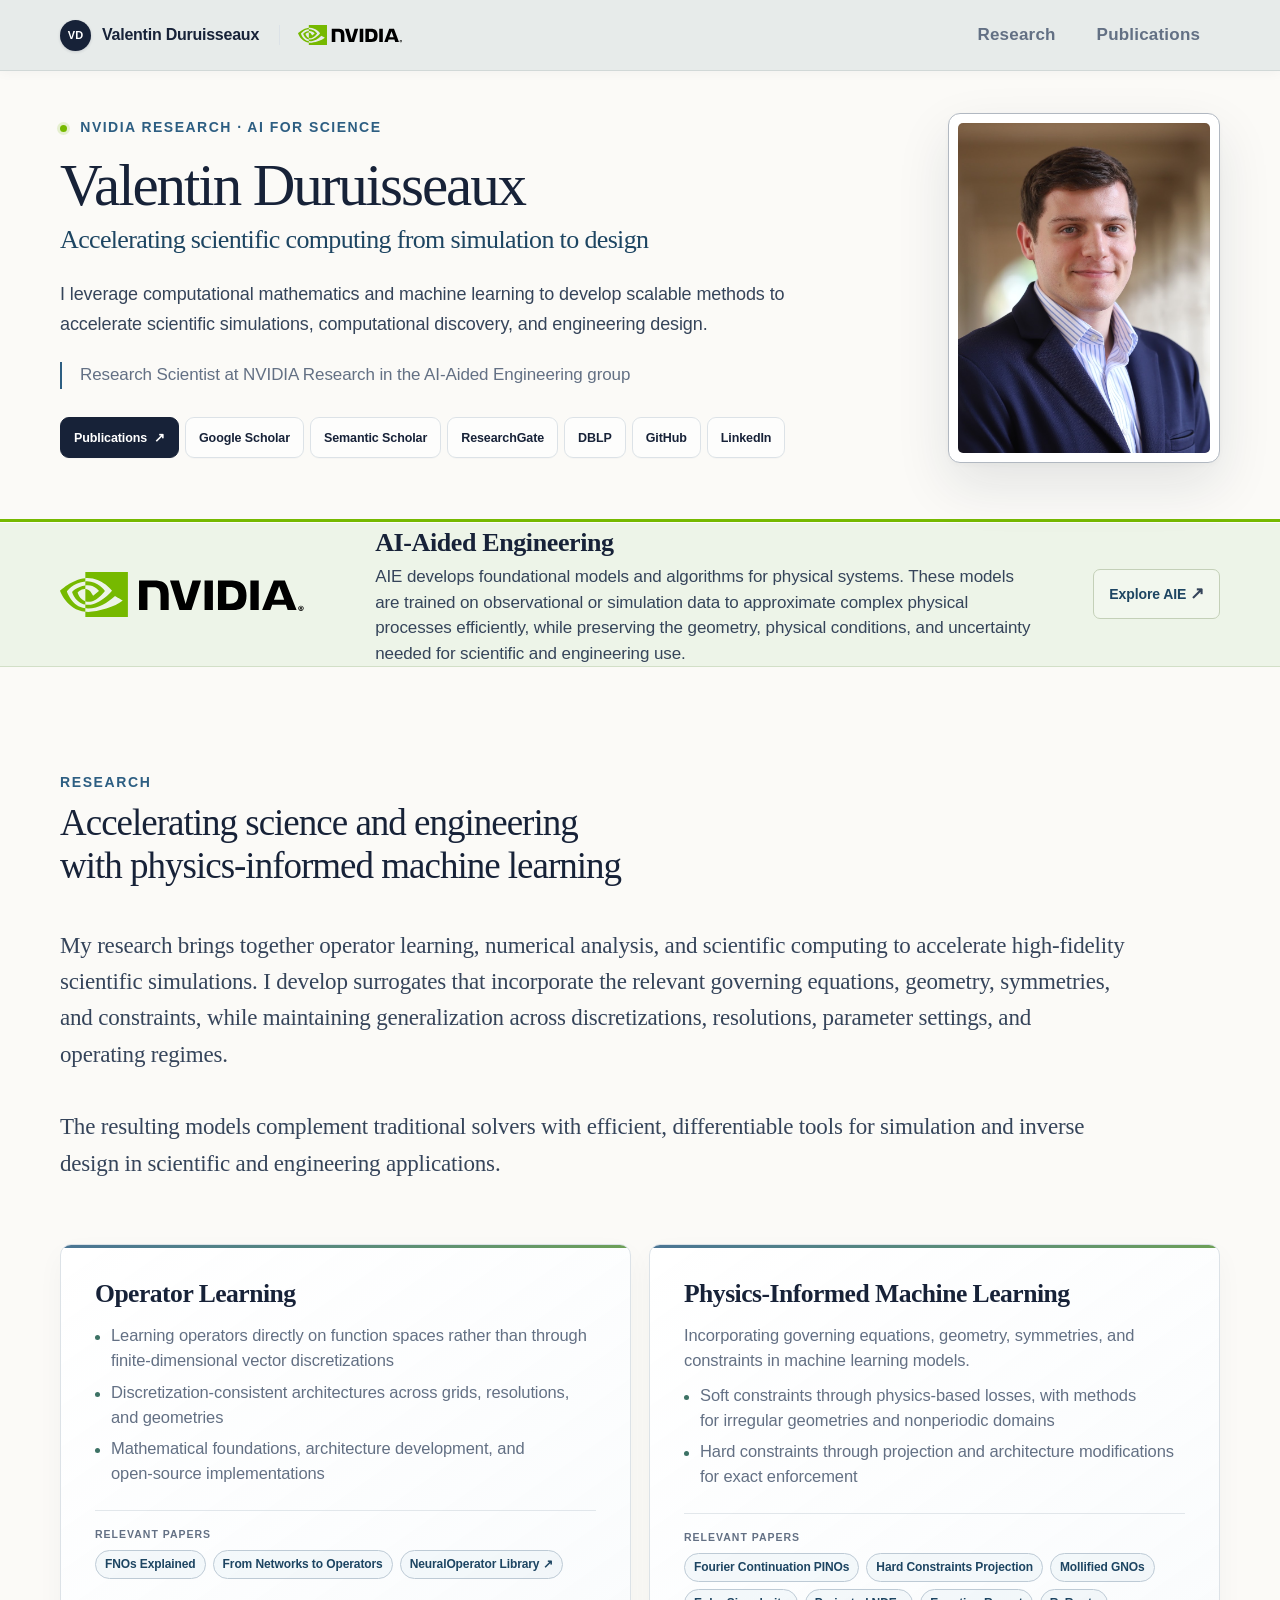
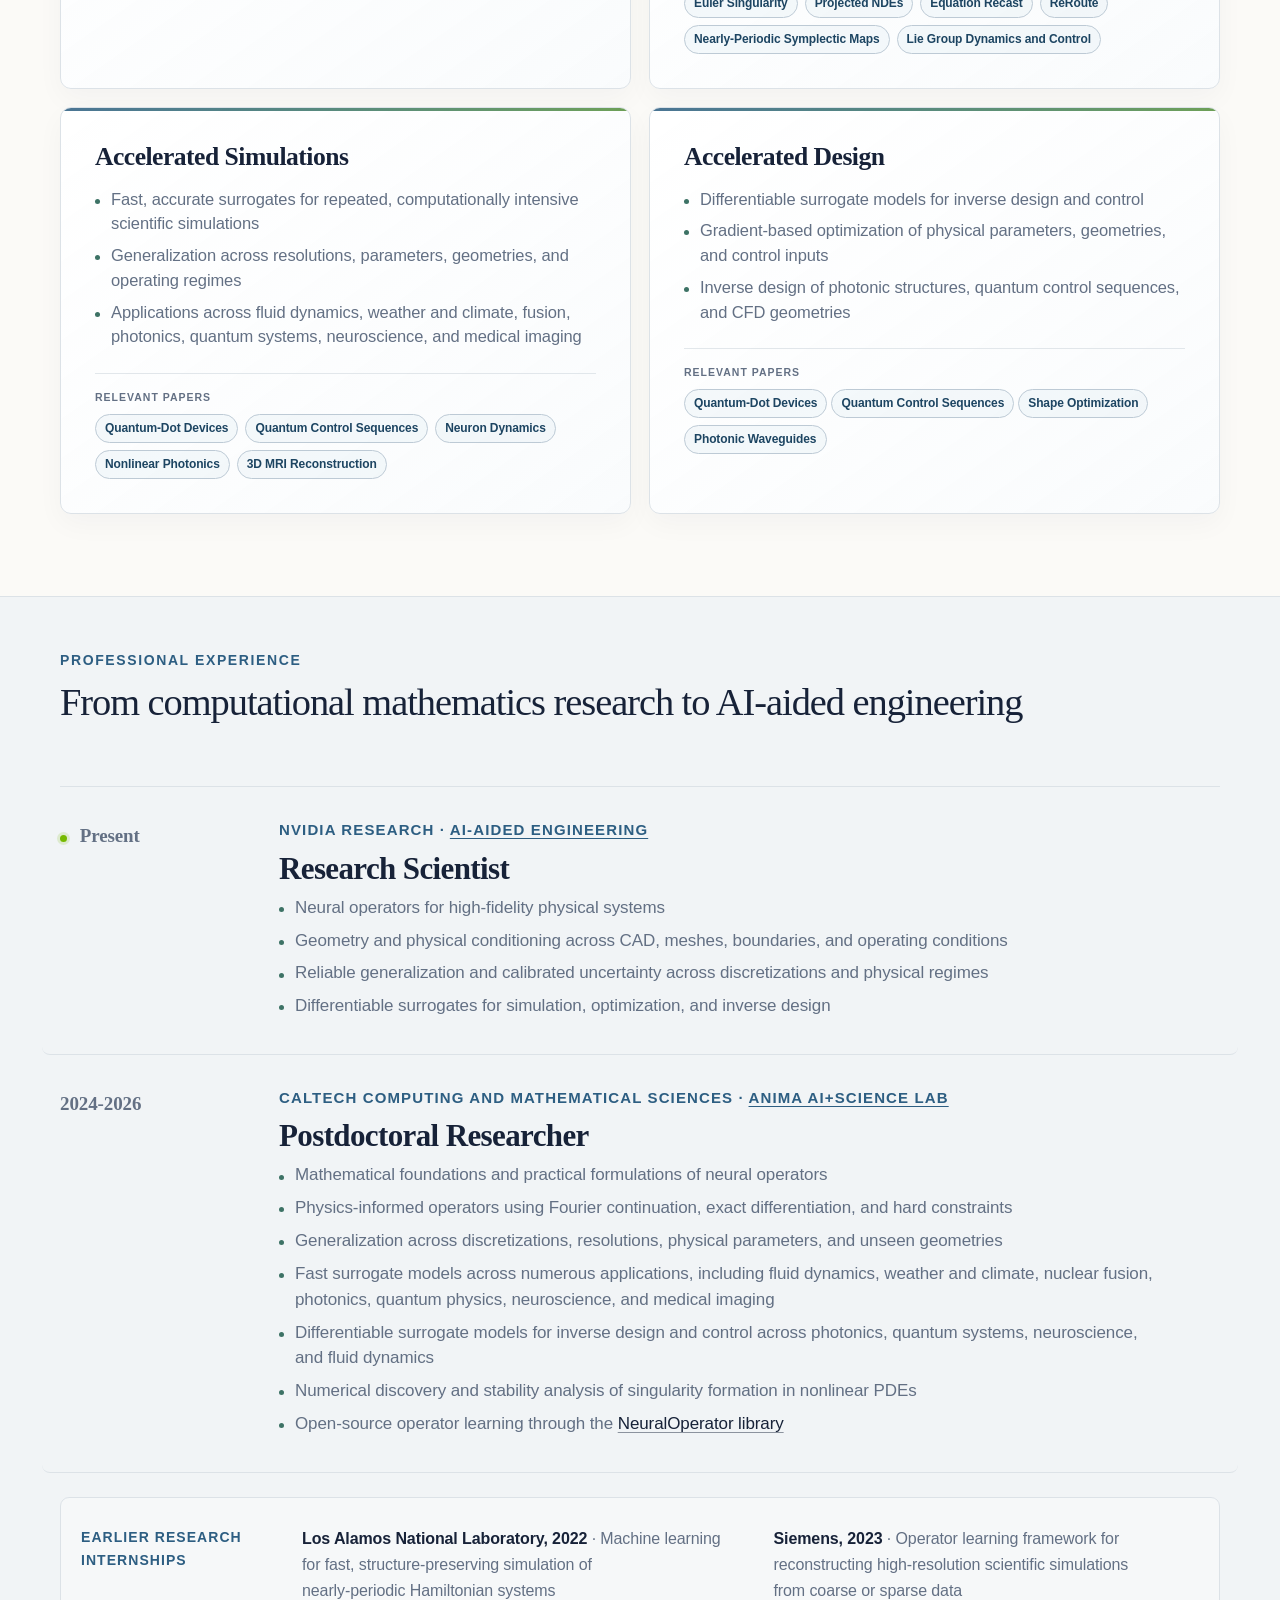
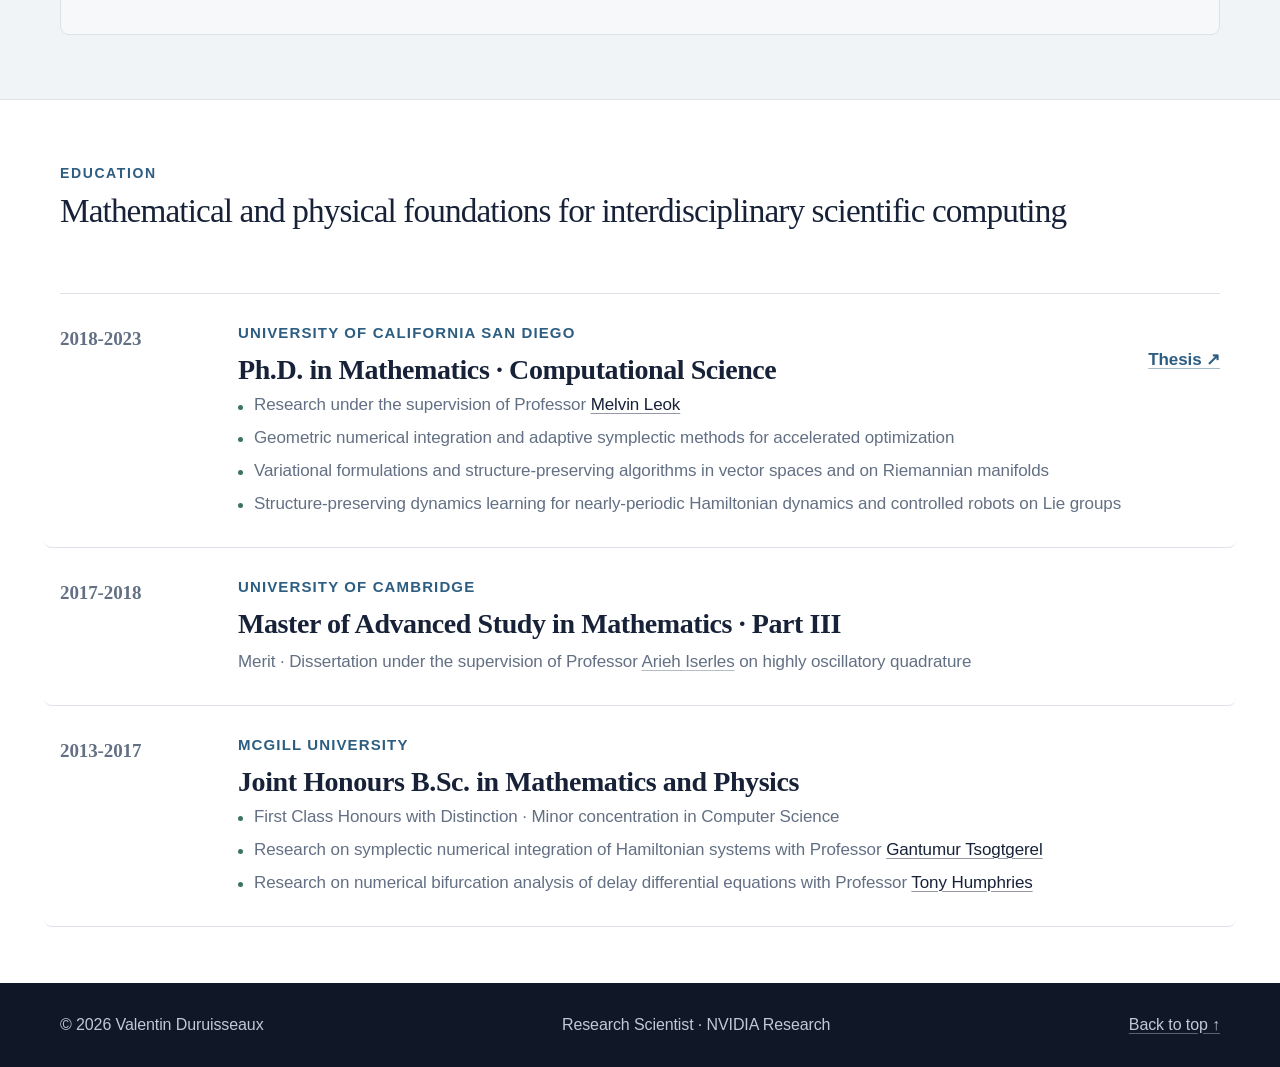
<file: index.html>
<!doctype html>
<html lang="en">
<head>
  <meta charset="utf-8">
  <meta name="viewport" content="width=device-width, initial-scale=1">
  <meta name="description" content="Valentin Duruisseaux is a Research Scientist at NVIDIA Research working on AI for Science, neural operators, physical modeling, scientific simulation, and inverse design.">
  <meta name="theme-color" content="#fbfaf7">
  <meta property="og:title" content="Valentin Duruisseaux | Research Scientist">
  <meta property="og:description" content="AI for Science research in neural operators, physics-informed machine learning, scientific computing, and inverse design.">
  <meta property="og:type" content="website">
  <meta property="og:url" content="https://vduruiss.github.io/">
  <meta property="og:image" content="https://vduruiss.github.io/assets/valentin-duruisseaux-old-site.jpg">
  <title>Valentin Duruisseaux | Research Scientist</title>
  <link rel="icon" href="assets/favicon.svg" type="image/svg+xml">
  <link rel="stylesheet" href="styles.css">
  <script type="application/ld+json">
  {
    "@context": "https://schema.org",
    "@type": "Person",
    "name": "Valentin Duruisseaux",
    "jobTitle": "Research Scientist",
    "worksFor": { "@type": "Organization", "name": "NVIDIA Research", "url": "https://research.nvidia.com/" },
    "image": "https://vduruiss.github.io/assets/valentin-duruisseaux-old-site.jpg",
    "url": "https://vduruiss.github.io/",
    "sameAs": [
      "https://github.com/vduruiss",
      "https://scholar.google.com/citations?user=zrhCGY8AAAAJ",
      "https://dblp.org/pid/290/2084.html",
      "https://www.researchgate.net/profile/Valentin-Duruisseaux-2",
      "https://www.linkedin.com/in/valentin-duruisseaux"
    ],
    "alumniOf": [
      { "@type": "CollegeOrUniversity", "name": "University of California San Diego" },
      { "@type": "CollegeOrUniversity", "name": "University of Cambridge" },
      { "@type": "CollegeOrUniversity", "name": "McGill University" }
    ]
  }
  </script>
</head>
<body>
  <a class="skip-link" href="#main">Skip to content</a>

  <header class="site-header">
    <div class="shell nav-wrap">
      <a class="wordmark" href="index.html" aria-label="Valentin Duruisseaux, home">
        <span class="monogram" aria-hidden="true">VD</span>
        <span>Valentin Duruisseaux</span>
        <img class="nav-nvidia" src="assets/logos/nvidia.svg" alt="NVIDIA">
      </a>
      <nav aria-label="Primary navigation">
        <a href="#research">Research</a>
        <a href="publications.html">Publications</a>
      </nav>
    </div>
  </header>

  <main id="main">
    <section class="hero shell">
      <div class="hero-copy reveal">
        <p class="eyebrow hero-eyebrow"><span class="status-dot" aria-hidden="true"></span> NVIDIA Research · AI for Science</p>
        <figure class="portrait-wrap portrait-mobile">
          <div class="portrait-frame">
            <div class="portrait-crop">
              <img src="assets/valentin-duruisseaux-old-site.jpg" width="1280" height="1293" alt="Portrait of Valentin Duruisseaux">
            </div>
          </div>
        </figure>
        <h1>Valentin Duruisseaux</h1>
        <p class="hero-statement">Accelerating scientific computing from simulation to design</p>
        <p class="hero-summary">I leverage computational mathematics and machine learning to develop scalable methods to <br class="hero-summary-break">accelerate scientific simulations, computational discovery, and engineering design.</p>
        <p class="hero-role">Research Scientist at NVIDIA Research in the AI-Aided Engineering group</p>
        <div class="link-row" aria-label="Academic and professional profiles">
          <a class="button button-primary" href="publications.html">Publications <span aria-hidden="true">↗</span></a>
          <a class="button" href="https://scholar.google.com/citations?user=zrhCGY8AAAAJ">Google Scholar</a>
          <a class="button" href="https://www.semanticscholar.org/search?q=Valentin%20Duruisseaux&amp;sort=relevance">Semantic Scholar</a>
          <a class="button" href="https://www.researchgate.net/profile/Valentin-Duruisseaux-2">ResearchGate</a>
          <a class="button" href="https://dblp.org/pid/290/2084.html">DBLP</a>
          <a class="button" href="https://github.com/vduruiss">GitHub</a>
          <a class="button" href="https://www.linkedin.com/in/valentin-duruisseaux">LinkedIn</a>
        </div>
      </div>
      <figure class="portrait-wrap portrait-desktop reveal delay-1">
        <div class="portrait-frame">
          <div class="portrait-crop">
            <img src="assets/valentin-duruisseaux-old-site.jpg" width="1280" height="1293" alt="Portrait of Valentin Duruisseaux">
          </div>
        </div>
      </figure>
    </section>

    <section class="current-role" aria-label="Current affiliation">
      <div class="shell current-role-inner">
        <img src="assets/logos/nvidia.svg" alt="NVIDIA">
        <p><strong>AI-Aided Engineering</strong><span>AIE develops foundational models and algorithms for physical systems. These models are trained on observational or simulation data to approximate complex physical processes efficiently, while preserving the geometry, physical conditions, and uncertainty needed for scientific and engineering use.</span></p>
        <a href="https://research.nvidia.com/labs/lpr/aie/">Explore AIE <span aria-hidden="true">↗</span></a>
      </div>
    </section>

    <section class="section shell" id="research" aria-labelledby="research-heading">
      <div class="section-intro reveal">
        <div><p class="eyebrow">Research</p><h2 id="research-heading">Accelerating science and engineering with physics-informed machine learning</h2></div>
      </div>
      <div class="research-lead reveal">
        <p class="research-statement">My research brings together operator learning, numerical analysis, and scientific computing to accelerate high-fidelity scientific simulations. I develop surrogates that incorporate the relevant governing equations, geometry, symmetries, and constraints, while maintaining generalization across discretizations, resolutions, parameter settings, and operating regimes.<br><br>The resulting models complement traditional solvers with efficient, differentiable tools for simulation and inverse design in scientific and engineering applications.</p>
      </div>
      <div class="research-grid-modern">
        <article class="research-card-modern reveal"><h3>Operator Learning</h3><ul class="compact-points"><li>Learning operators directly on function spaces rather than through finite-dimensional vector discretizations</li><li>Discretization-consistent architectures across grids, resolutions, and geometries</li><li>Mathematical foundations, architecture development, and <br>open-source implementations</li></ul><div class="card-papers"><a href="publications.html#fno-explained">FNOs Explained</a><a href="publications.html#networks-to-operators">From Networks to Operators</a><a href="https://github.com/neuraloperator/neuraloperator">NeuralOperator Library ↗</a></div></article>
        <article class="research-card-modern reveal"><h3>Physics-Informed Machine Learning</h3><p class="research-card-summary">Incorporating governing equations, geometry, symmetries, and constraints in machine learning models.</p><ul class="compact-points"><li>Soft constraints through physics-based losses, with methods <br>for irregular geometries and nonperiodic domains</li><li>Hard constraints through projection and architecture modifications for exact enforcement</li></ul><div class="card-papers card-papers-rows"><span class="card-paper-line"><a href="publications.html#fc-pino">Fourier Continuation PINOs</a><a href="publications.html#hard-constraints">Hard Constraints Projection</a><a href="publications.html#mollified-gno">Mollified GNOs</a></span><span class="card-paper-line"><a href="publications.html#euler-singularity">Euler Singularity</a><a href="publications.html#projected-nde">Projected NDEs</a><a href="publications.html#equation-recast">Equation Recast</a><a href="publications.html#reroute">ReRoute</a></span><span class="card-paper-line"><a href="publications.html#symplectic-gyroceptron">Nearly-Periodic Symplectic Maps</a><a href="publications.html#liefvin">Lie Group Dynamics and Control</a></span></div></article>
        <article class="research-card-modern reveal"><h3>Accelerated Simulations</h3><ul class="compact-points"><li>Fast, accurate surrogates for repeated, computationally intensive scientific simulations</li><li>Generalization across resolutions, parameters, geometries, and operating regimes</li><li>Applications across fluid dynamics, weather and climate, fusion, photonics, quantum systems, neuroscience, and medical imaging</li></ul><div class="card-papers"><a href="publications.html#quantum-dot-design">Quantum-Dot Devices</a><a href="publications.html#quantum-sequences">Quantum Control Sequences</a><a href="publications.html#noble">Neuron Dynamics</a><a href="publications.html#shg-fno">Nonlinear Photonics</a><a href="publications.html#kir-no">3D MRI Reconstruction</a></div></article>
        <article class="research-card-modern reveal"><h3>Accelerated Design</h3><ul class="compact-points"><li>Differentiable surrogate models for inverse design and control</li><li>Gradient-based optimization of physical parameters, geometries, and control inputs</li><li>Inverse design of photonic structures, quantum control sequences, and CFD geometries</li></ul><div class="card-papers card-papers-design"><a href="publications.html#quantum-dot-design">Quantum-Dot Devices</a><a href="publications.html#quantum-sequences">Quantum Control Sequences</a><a href="publications.html#mollified-gno">Shape Optimization</a><a href="publications.html#shg-fno">Photonic Waveguides</a></div></article>
      </div>
    </section>

    <section class="section experience-section" id="experience" aria-labelledby="experience-heading">
      <div class="shell">
        <div class="section-intro reveal">
          <div><p class="eyebrow">Professional experience</p><h2 id="experience-heading">From computational mathematics research to AI-aided engineering</h2></div>
        </div>
        <div class="timeline-list">
          <article class="timeline-entry reveal"><p class="timeline-date"><span class="status-dot" aria-hidden="true"></span> Present</p><div><p class="timeline-type"><a href="https://research.nvidia.com/">NVIDIA Research</a> · <a class="lab-link" href="https://research.nvidia.com/labs/lpr/aie/">AI-Aided Engineering</a></p><h3>Research Scientist</h3><ul class="compact-points"><li>Neural operators for high-fidelity physical systems</li><li>Geometry and physical conditioning across CAD, meshes, boundaries, and operating conditions</li><li>Reliable generalization and calibrated uncertainty across discretizations and physical regimes</li><li>Differentiable surrogates for simulation, optimization, and inverse design</li></ul></div></article>
          <article class="timeline-entry reveal"><p class="timeline-date">2024-2026</p><div><p class="timeline-type"><a href="https://www.cms.caltech.edu/">Caltech Computing and Mathematical Sciences</a> · <a class="lab-link" href="https://tensorlab.cms.caltech.edu/users/anima/index.html">Anima AI+Science Lab</a></p><h3>Postdoctoral Researcher</h3><ul class="compact-points"><li>Mathematical foundations and practical formulations of neural operators</li><li>Physics-informed operators using Fourier continuation, exact differentiation, and hard constraints</li><li>Generalization across discretizations, resolutions, physical parameters, and unseen geometries</li><li>Fast surrogate models across numerous applications, including fluid dynamics, weather and climate, nuclear fusion, photonics, quantum physics, neuroscience, and medical imaging</li><li>Differentiable surrogate models for inverse design and control across photonics, quantum systems, neuroscience, and fluid dynamics</li><li>Numerical discovery and stability analysis of singularity formation in nonlinear PDEs</li><li>Open-source operator learning through the <a class="person-link" href="https://github.com/neuraloperator/neuraloperator">NeuralOperator library</a></li></ul></div></article>
        </div>
        <div class="earlier-roles reveal" aria-label="Earlier research internships">
          <p>Earlier research internships</p>
          <span><strong><a href="https://www.lanl.gov/">Los Alamos National Laboratory, 2022</a></strong> · Machine learning for fast, structure-preserving simulation of <br class="internship-break">nearly-periodic Hamiltonian systems</span>
          <span><strong><a href="https://www.siemens.com/global/en/company/innovation/research-development.html">Siemens, 2023</a></strong> · Operator learning framework for reconstructing high-resolution scientific simulations <br class="internship-break">from coarse or sparse data</span>
        </div>
      </div>
    </section>

    <section class="section education-section" id="education" aria-labelledby="education-heading">
      <div class="shell">
        <div class="section-intro reveal"><div><p class="eyebrow">Education</p><h2 id="education-heading">Mathematical and physical foundations for interdisciplinary scientific computing</h2></div></div>
        <div class="education-list-modern">
          <article class="education-row reveal"><p class="timeline-date">2018-2023</p><div><p class="timeline-type">University of California San Diego</p><h3>Ph.D. in Mathematics · Computational Science</h3><ul class="compact-points"><li>Research under the supervision of Professor <a class="person-link" href="https://mleok.science/">Melvin Leok</a></li><li>Geometric numerical integration and adaptive symplectic methods for accelerated optimization</li><li>Variational formulations and structure-preserving algorithms in vector spaces and on Riemannian manifolds</li><li class="phd-dynamics-line">Structure-preserving dynamics learning for nearly-periodic Hamiltonian dynamics and controlled robots on Lie groups</li></ul></div><a class="inline-link" href="https://drive.google.com/file/d/1BNmnMWnb0O4R2Aj3MYpe9qSiNRJ4apjO/view?usp=drive_link">Thesis ↗</a></article>
          <article class="education-row reveal"><p class="timeline-date">2017-2018</p><div><p class="timeline-type">University of Cambridge</p><h3>Master of Advanced Study in Mathematics · Part III</h3><p class="education-note">Merit · Dissertation under the supervision of Professor <a class="person-link" href="https://www.damtp.cam.ac.uk/user/na/people/Arieh/Arieh_Iserles/Arieh_Iserles.html">Arieh Iserles</a> on highly oscillatory quadrature</p></div></article>
          <article class="education-row reveal"><p class="timeline-date">2013-2017</p><div><p class="timeline-type">McGill University</p><h3>Joint Honours B.Sc. in Mathematics and Physics</h3><ul class="compact-points"><li>First Class Honours with Distinction · Minor concentration in Computer Science</li><li>Research on symplectic numerical integration of Hamiltonian systems with Professor <a class="person-link" href="https://www.math.mcgill.ca/gantumur/">Gantumur Tsogtgerel</a></li><li>Research on numerical bifurcation analysis of delay differential equations with Professor <a class="person-link" href="https://www.math.mcgill.ca/humphries/">Tony Humphries</a></li></ul></div></article>
        </div>
      </div>
    </section>
  </main>

  <footer class="site-footer">
    <div class="shell footer-layout">
      <p>© <span data-current-year>2026</span> Valentin Duruisseaux</p>
      <p>Research Scientist · NVIDIA Research</p>
      <a href="#main">Back to top ↑</a>
    </div>
  </footer>
  <script src="script.js?v=20261018-learnable-splines" defer></script>
</body>
</html>
</file>
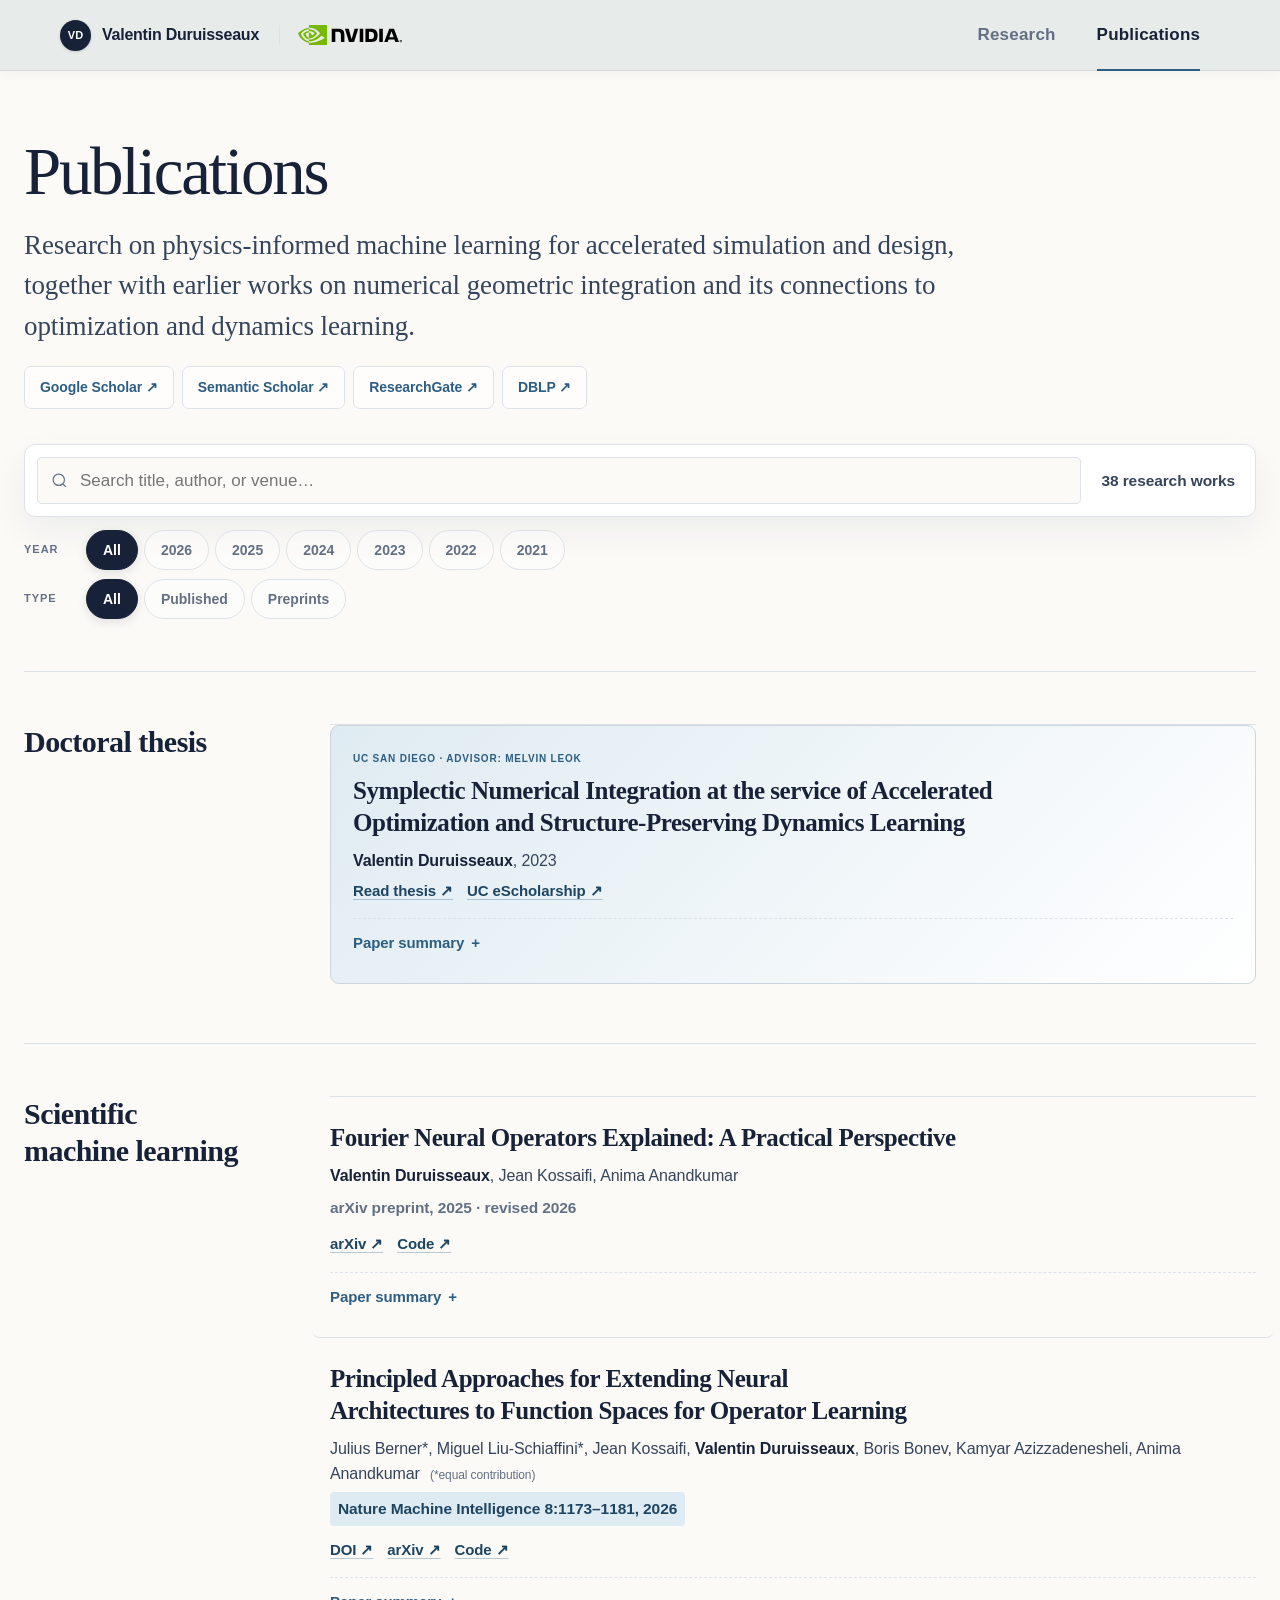
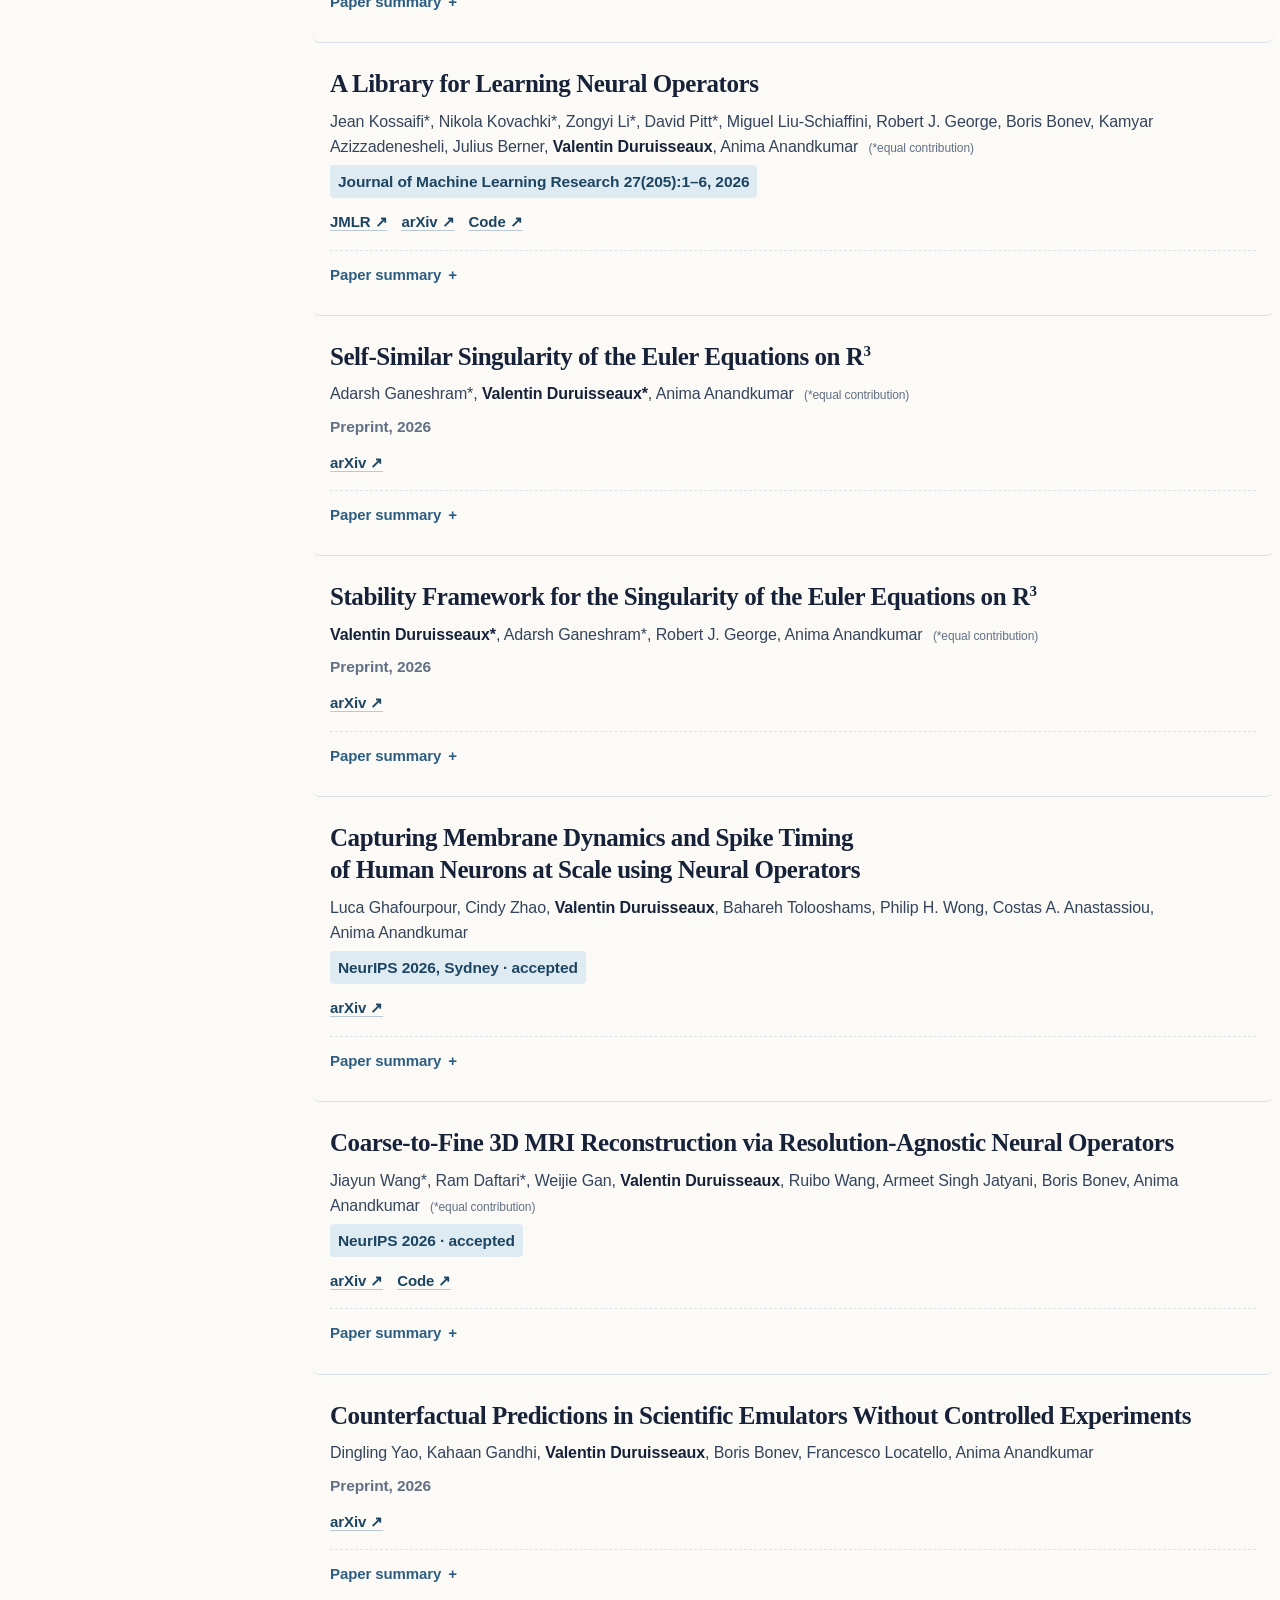
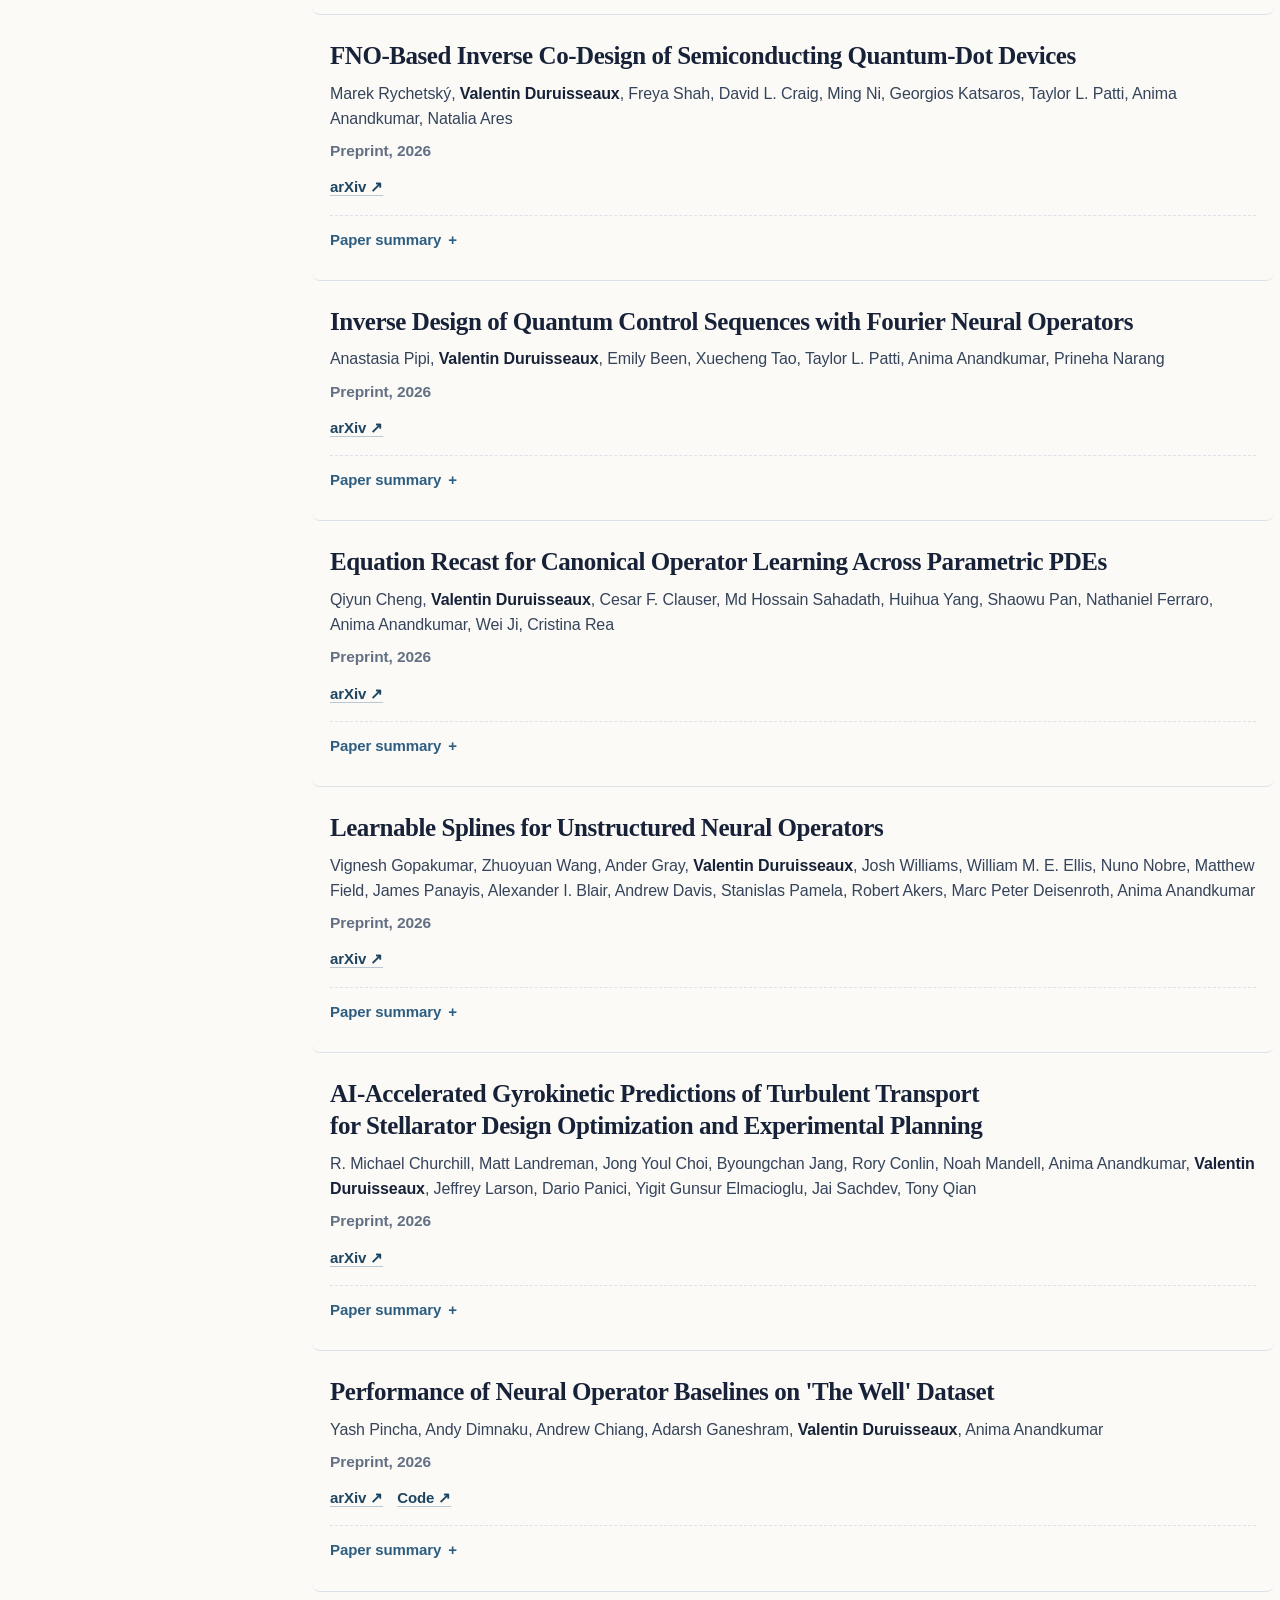
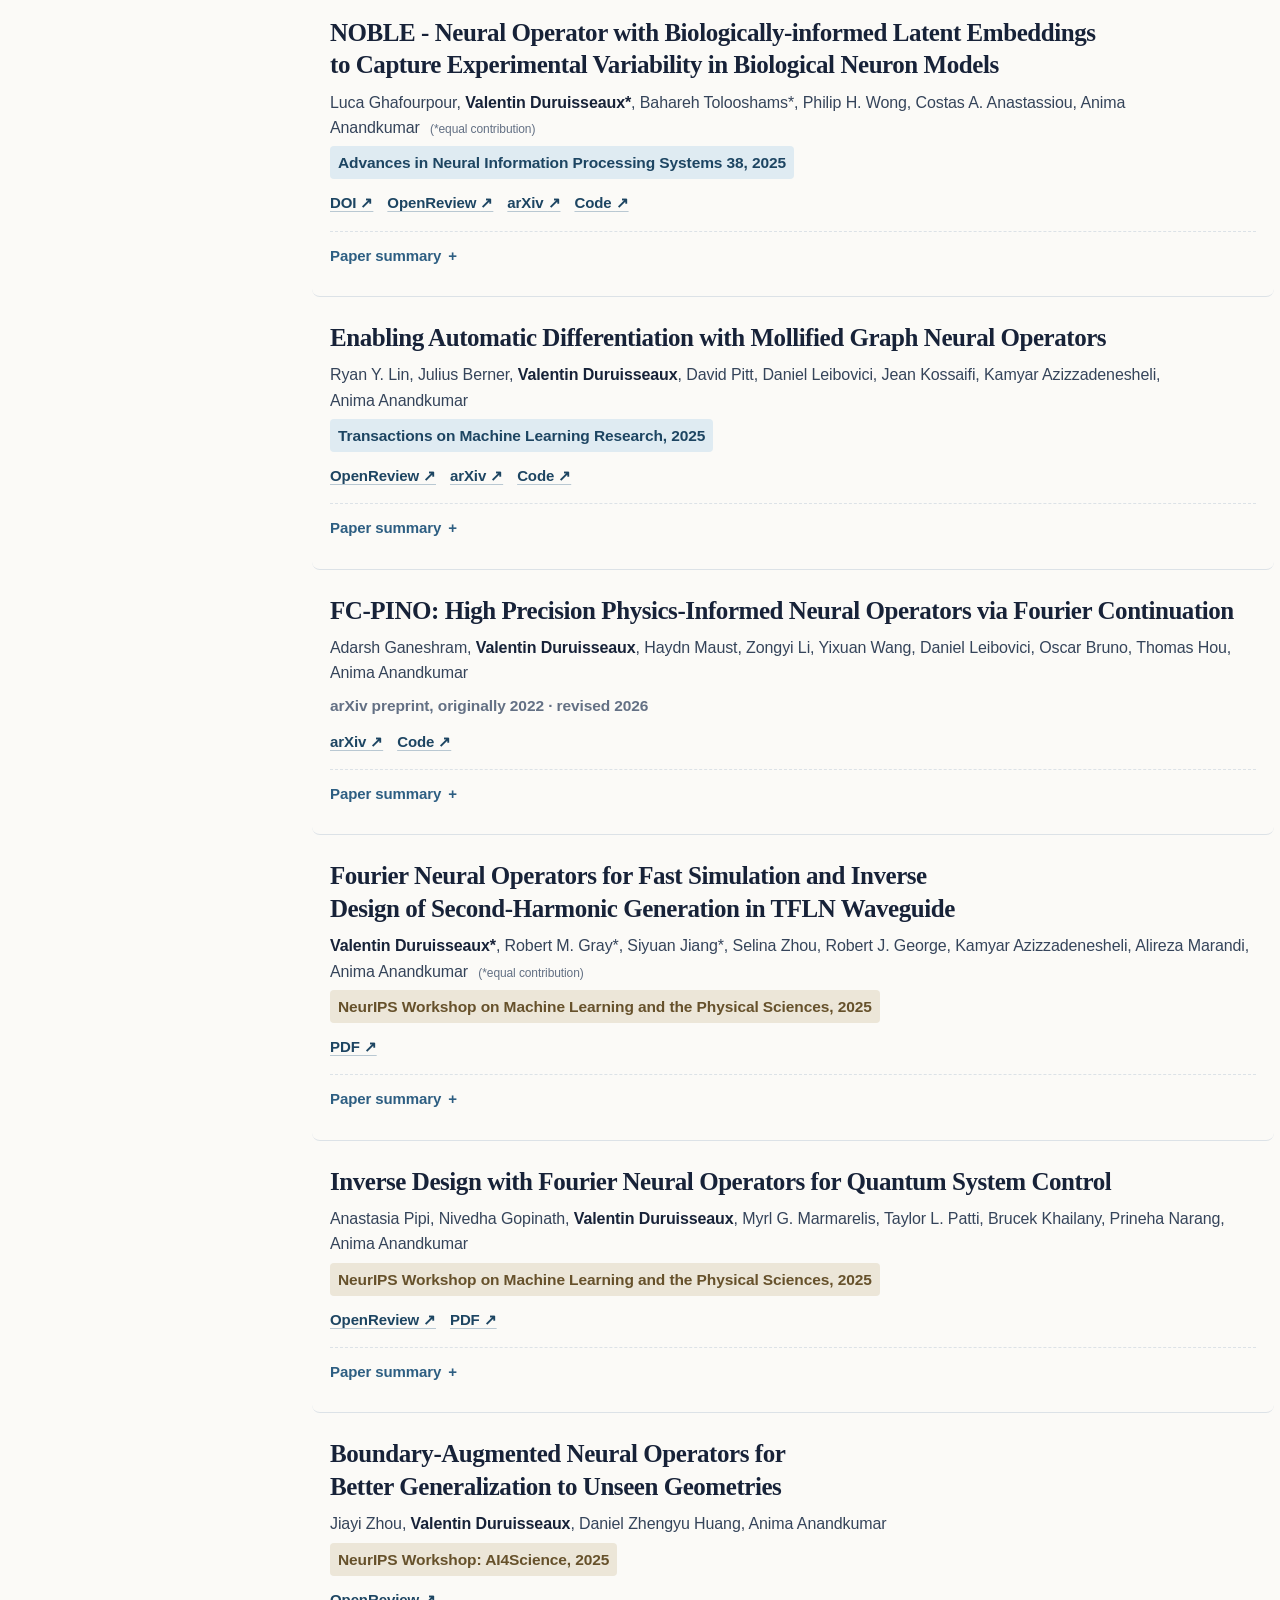
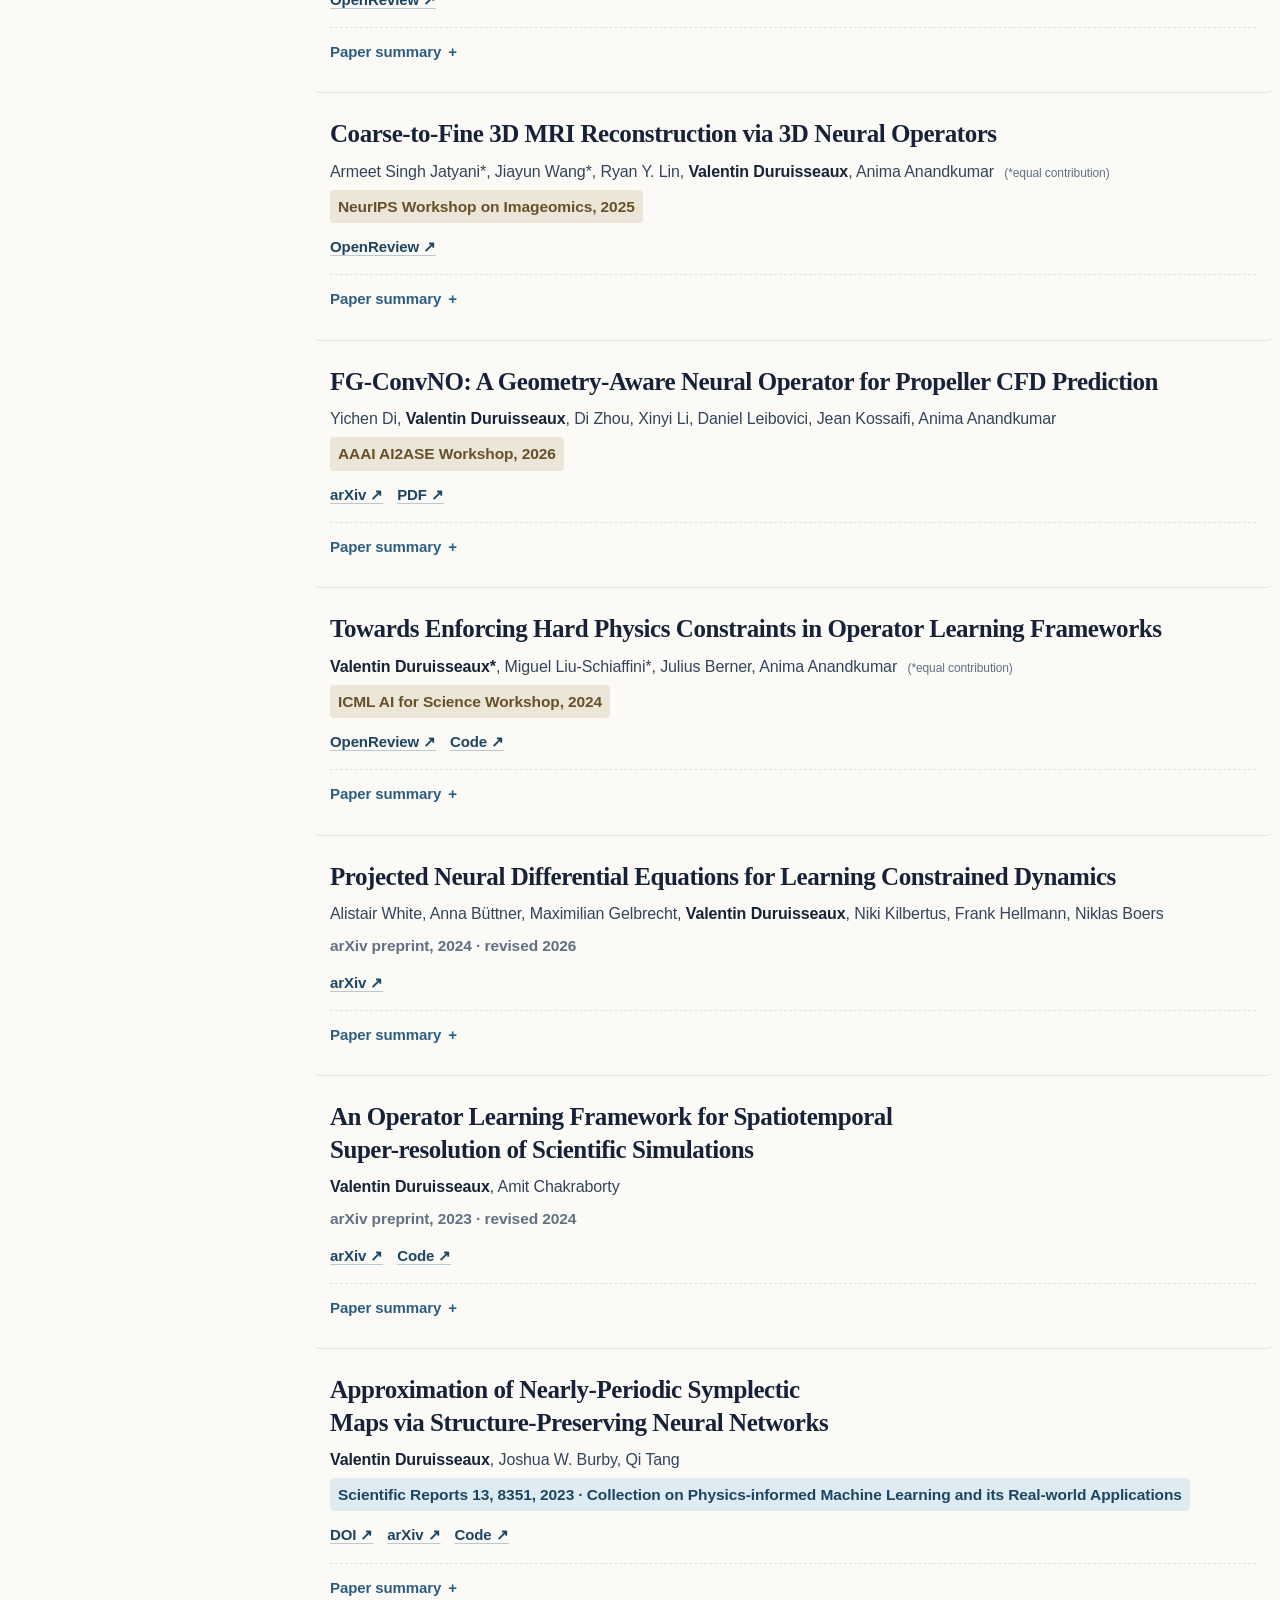
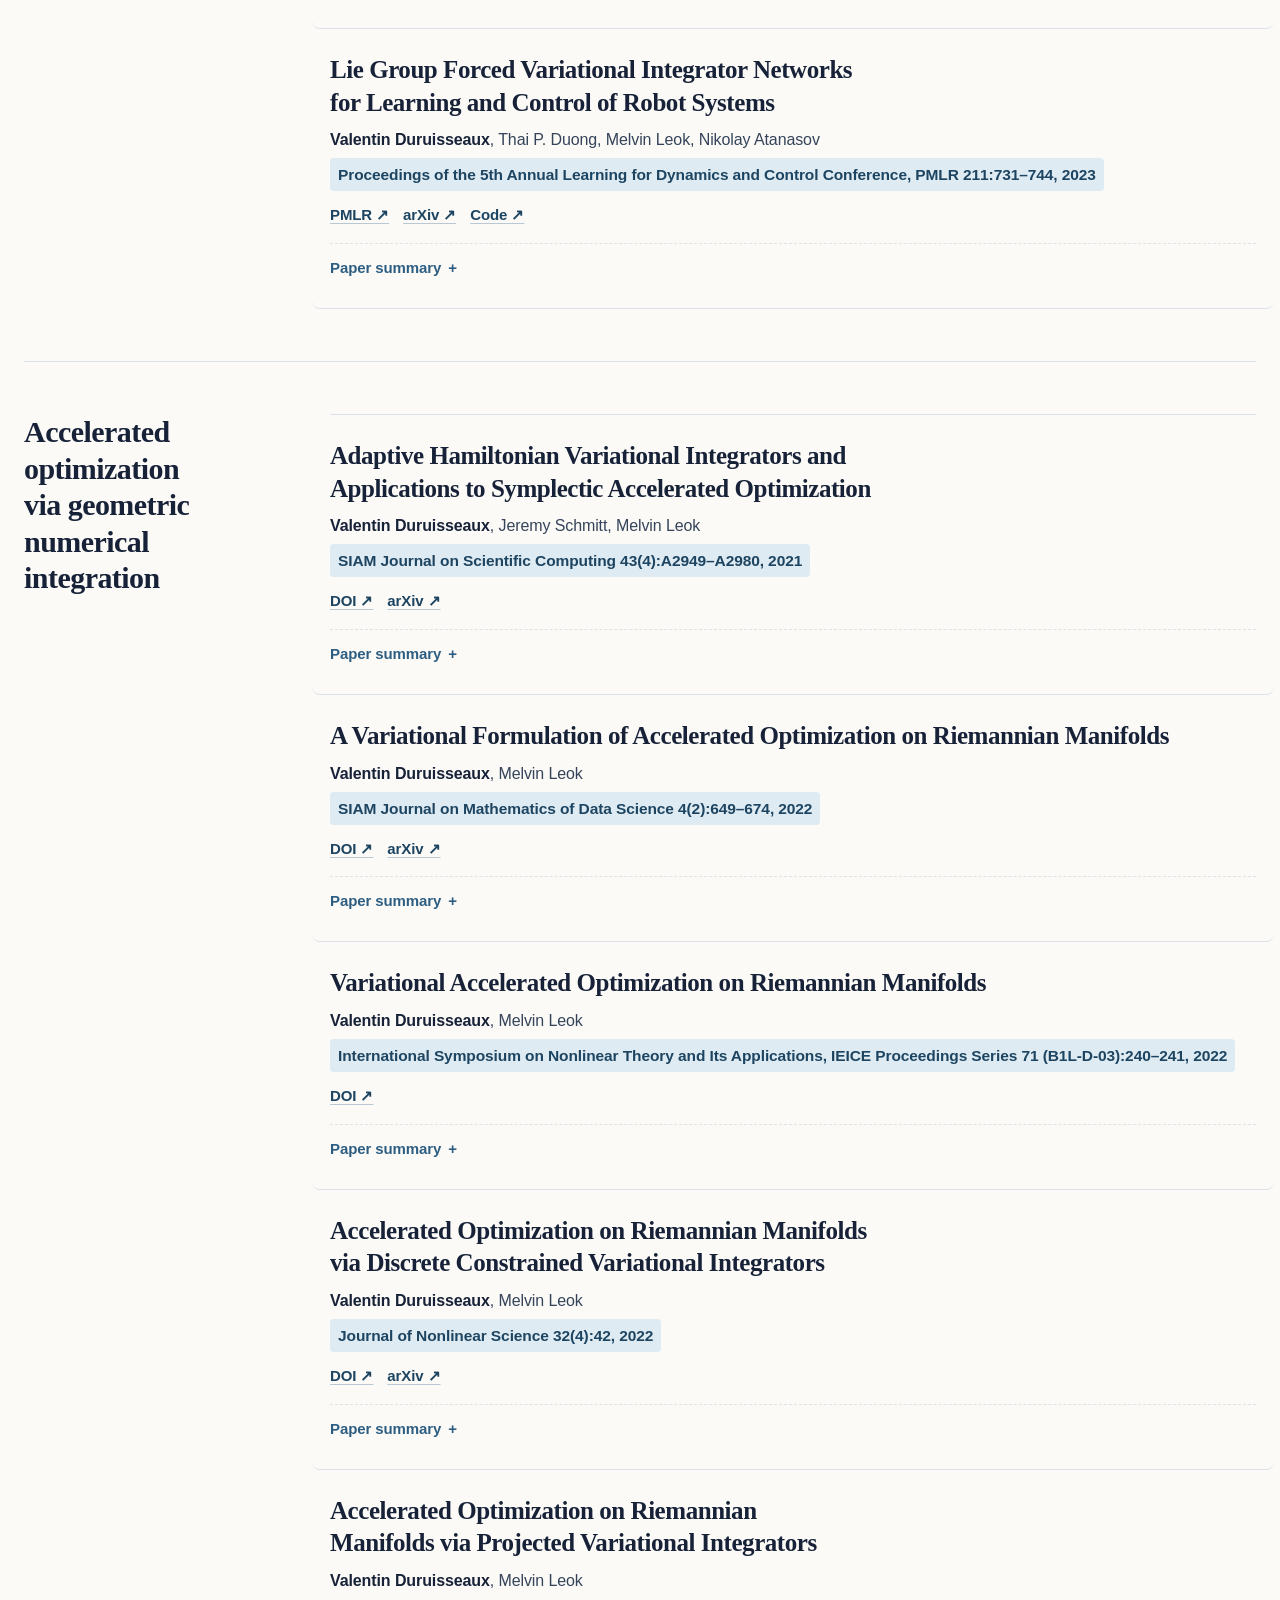
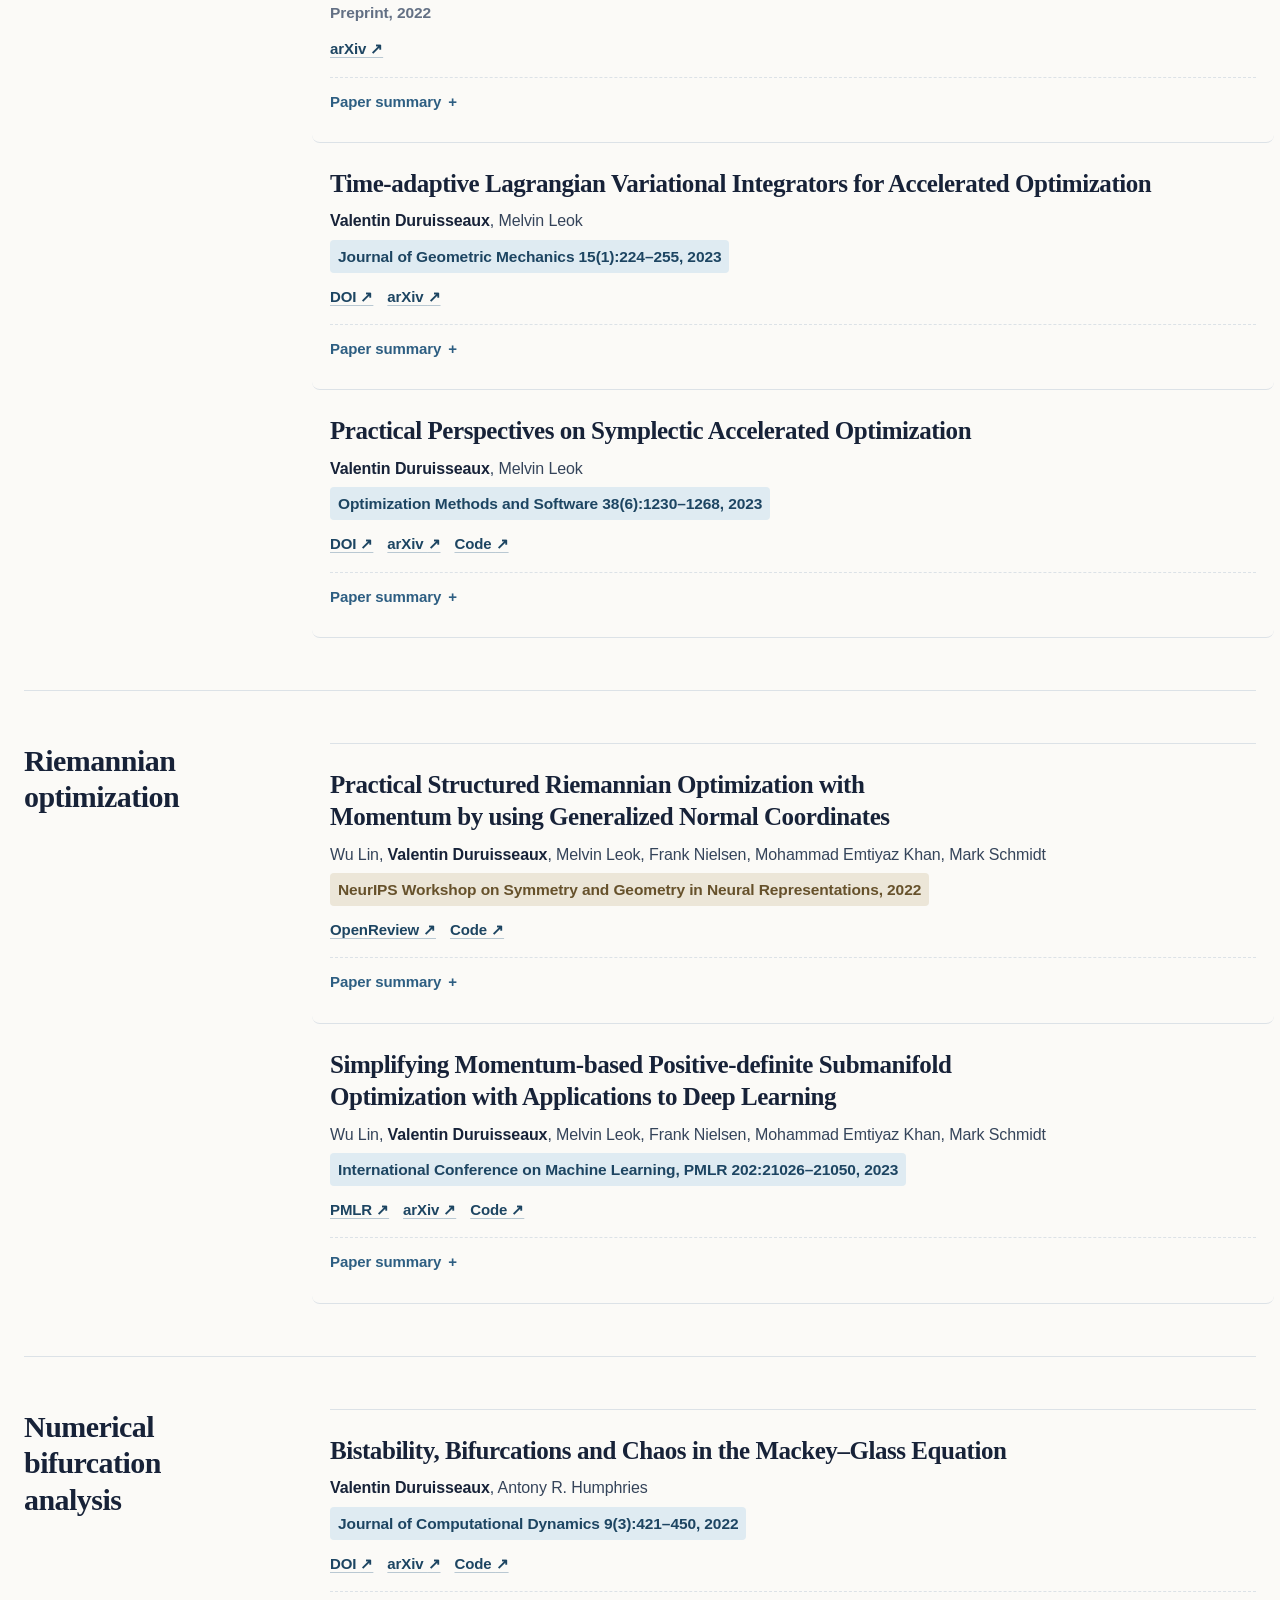
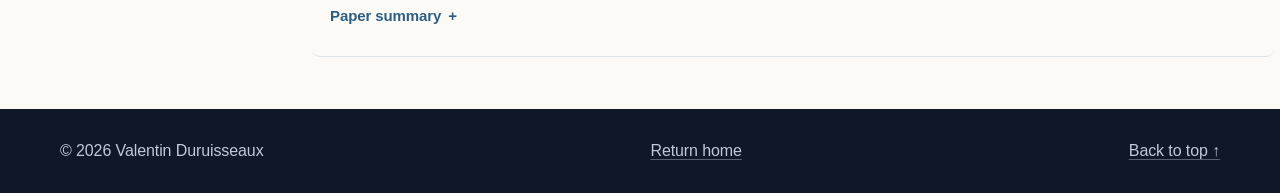
<file: publications.html>
<!doctype html>
<html lang="en">
<head>
  <meta charset="utf-8">
  <meta name="viewport" content="width=device-width, initial-scale=1">
  <meta name="description" content="Publications by Valentin Duruisseaux in neural operators, physics-informed machine learning, geometric numerical integration, optimization, and scientific computing.">
  <meta name="theme-color" content="#fbfaf7">
  <title>Publications | Valentin Duruisseaux</title>
  <link rel="icon" href="assets/favicon.svg" type="image/svg+xml">
  <link rel="stylesheet" href="styles.css">
</head>
<body>
  <a class="skip-link" href="#main">Skip to content</a>
  <header class="site-header">
    <div class="shell nav-wrap">
      <a class="wordmark" href="index.html" aria-label="Valentin Duruisseaux, home">
        <span class="monogram" aria-hidden="true">VD</span>
        <span>Valentin Duruisseaux</span>
        <img class="nav-nvidia" src="assets/logos/nvidia.svg" alt="NVIDIA">
      </a>
      <nav aria-label="Primary navigation">
        <a href="index.html#research">Research</a>
        <a href="publications.html" aria-current="page">Publications</a>
      </nav>
    </div>
  </header>

  <main id="main">
    <section class="page-hero shell">
      <h1 class="reveal">Publications</h1>
      <p class="page-summary reveal">Research on physics-informed machine learning for accelerated simulation and design, together with earlier works on numerical geometric integration and its connections to optimization and dynamics learning.</p>
      <div class="publication-profile-links reveal" aria-label="External publication profiles">
        <a href="https://scholar.google.com/citations?user=zrhCGY8AAAAJ">Google Scholar ↗</a>
        <a href="https://www.semanticscholar.org/search?q=Valentin%20Duruisseaux&amp;sort=relevance">Semantic Scholar ↗</a>
        <a href="https://www.researchgate.net/profile/Valentin-Duruisseaux-2">ResearchGate ↗</a>
        <a href="https://dblp.org/pid/290/2084.html">DBLP ↗</a>
      </div>
      <div class="publication-tools reveal" aria-label="Search publications">
        <label class="search-control">
          <span class="sr-only">Search publications</span>
          <svg viewBox="0 0 24 24" aria-hidden="true"><path d="m21 21-4.35-4.35m2.35-5.65a8 8 0 1 1-16 0 8 8 0 0 1 16 0Z"/></svg>
          <input id="publication-search" type="search" placeholder="Search title, author, or venue…" autocomplete="off">
        </label>
        <p class="result-count" aria-live="polite"><span id="publication-count">38</span> research works</p>
      </div>
      <div class="publication-filters reveal" aria-label="Filter publications">
        <div class="filter-row" role="group" aria-label="Filter by year">
          <span class="filter-label">Year</span>
          <button class="filter-chip active" type="button" data-filter-year="all" aria-pressed="true">All</button>
          <button class="filter-chip" type="button" data-filter-year="2026" aria-pressed="false">2026</button>
          <button class="filter-chip" type="button" data-filter-year="2025" aria-pressed="false">2025</button>
          <button class="filter-chip" type="button" data-filter-year="2024" aria-pressed="false">2024</button>
          <button class="filter-chip" type="button" data-filter-year="2023" aria-pressed="false">2023</button>
          <button class="filter-chip" type="button" data-filter-year="2022" aria-pressed="false">2022</button>
          <button class="filter-chip" type="button" data-filter-year="2021" aria-pressed="false">2021</button>
        </div>
        <div class="filter-row" role="group" aria-label="Filter by publication status">
          <span class="filter-label">Type</span>
          <button class="filter-chip active" type="button" data-filter-status="all" aria-pressed="true">All</button>
          <button class="filter-chip" type="button" data-filter-status="published" aria-pressed="false">Published</button>
          <button class="filter-chip" type="button" data-filter-status="preprint" aria-pressed="false">Preprints</button>
        </div>
      </div>
    </section>

    <section class="publication-section shell" aria-labelledby="thesis-heading">
      <div class="publication-heading">
        <h2 id="thesis-heading">Doctoral thesis</h2>
      </div>
      <div class="publication-list">
        <article class="publication publication-thesis" id="doctoral-thesis">
          <div class="publication-body">
            <p class="publication-kicker">UC San Diego · Advisor: Melvin Leok</p>
            <h3>Symplectic Numerical Integration at the service of Accelerated Optimization and Structure-Preserving Dynamics Learning</h3>
            <p class="authors"><strong>Valentin Duruisseaux</strong>, 2023</p>
            <p class="paper-links"><a href="https://drive.google.com/file/d/1BNmnMWnb0O4R2Aj3MYpe9qSiNRJ4apjO/view?usp=drive_link">Read thesis <span aria-hidden="true">↗</span></a><a href="https://escholarship.org/uc/item/34m123rc">UC eScholarship <span aria-hidden="true">↗</span></a></p>
          </div>
        </article>
      </div>
    </section>

    <section class="publication-section shell" aria-labelledby="scientific-heading">
      <div class="publication-heading">
        <h2 id="scientific-heading">Scientific machine learning</h2>
      </div>
      <div class="publication-list">
        <article class="publication" id="fno-explained" data-year="2025">
          <div class="publication-body">
            <h3>Fourier Neural Operators Explained: A Practical Perspective</h3>
            <p class="authors"><strong>Valentin Duruisseaux</strong>, Jean Kossaifi, Anima Anandkumar</p>
            <p class="venue">arXiv preprint, 2025 · revised 2026</p>
            <p class="paper-links"><a href="https://arxiv.org/abs/2512.01421">arXiv <span aria-hidden="true">↗</span></a><a href="https://github.com/neuraloperator/neuraloperator">Code <span aria-hidden="true">↗</span></a></p>
          </div>
        </article>
        <article class="publication" id="networks-to-operators">
          <div class="publication-body">
            <h3>Principled Approaches for Extending Neural Architectures to Function Spaces for Operator Learning</h3>
            <p class="authors">Julius Berner*, Miguel Liu-Schiaffini*, Jean Kossaifi, <strong>Valentin Duruisseaux</strong>, Boris Bonev, Kamyar Azizzadenesheli, Anima Anandkumar <small class="author-note">(*equal contribution)</small></p>
            <p class="venue">Nature Machine Intelligence 8:1173–1181, 2026</p>
            <p class="paper-links"><a href="https://doi.org/10.1038/s42256-026-01267-z">DOI <span aria-hidden="true">↗</span></a><a href="https://arxiv.org/abs/2506.10973">arXiv <span aria-hidden="true">↗</span></a><a href="https://github.com/neuraloperator/NNs-to-NOs">Code <span aria-hidden="true">↗</span></a></p>
          </div>
        </article>
        <article class="publication" id="neuraloperator-library">
          <div class="publication-body">
            <h3>A Library for Learning Neural Operators</h3>
            <p class="authors">Jean Kossaifi*, Nikola Kovachki*, Zongyi Li*, David Pitt*, Miguel Liu-Schiaffini, Robert J. George, Boris Bonev, Kamyar Azizzadenesheli, Julius Berner, <strong>Valentin Duruisseaux</strong>, Anima Anandkumar <small class="author-note">(*equal contribution)</small></p>
            <p class="venue">Journal of Machine Learning Research 27(205):1–6, 2026</p>
            <p class="paper-links"><a href="https://jmlr.org/beta/papers/v27/26-0434.html">JMLR <span aria-hidden="true">↗</span></a><a href="https://arxiv.org/abs/2412.10354">arXiv <span aria-hidden="true">↗</span></a><a href="https://github.com/neuraloperator/neuraloperator">Code <span aria-hidden="true">↗</span></a></p>
          </div>
        </article>
        <article class="publication" id="euler-singularity">
          <div class="publication-body">
            <h3>Self-Similar Singularity of the Euler Equations on R<sup>3</sup></h3>
            <p class="authors">Adarsh Ganeshram*, <strong>Valentin Duruisseaux*</strong>, Anima Anandkumar <small class="author-note">(*equal contribution)</small></p>
            <p class="venue">Preprint, 2026</p>
            <p class="paper-links"><a href="https://arxiv.org/abs/2609.10867">arXiv <span aria-hidden="true">↗</span></a></p>
          </div>
        </article>
        <article class="publication" id="euler-stability">
          <div class="publication-body">
            <h3>Stability Framework for the Singularity of the Euler Equations on R<sup>3</sup></h3>
            <p class="authors"><strong>Valentin Duruisseaux*</strong>, Adarsh Ganeshram*, Robert J. George, Anima Anandkumar <small class="author-note">(*equal contribution)</small></p>
            <p class="venue">Preprint, 2026</p>
            <p class="paper-links"><a href="https://arxiv.org/abs/2609.10860">arXiv <span aria-hidden="true">↗</span></a></p>
          </div>
        </article>
        <article class="publication" id="human-neuron-dynamics">
          <div class="publication-body">
            <h3>Capturing Membrane Dynamics and Spike Timing of Human Neurons at Scale using Neural Operators</h3>
            <p class="authors">Luca Ghafourpour, Cindy Zhao, <strong>Valentin Duruisseaux</strong>, Bahareh Tolooshams, Philip H. Wong, Costas A. Anastassiou, Anima Anandkumar</p>
            <p class="venue">NeurIPS 2026, Sydney · accepted</p>
            <p class="paper-links"><a href="https://arxiv.org/abs/2611.06933">arXiv <span aria-hidden="true">↗</span></a></p>
          </div>
        </article>
        <article class="publication" id="kir-no">
          <div class="publication-body">
            <h3>Coarse-to-Fine 3D MRI Reconstruction via Resolution-Agnostic Neural Operators</h3>
            <p class="authors">Jiayun Wang*, Ram Daftari*, Weijie Gan, <strong>Valentin Duruisseaux</strong>, Ruibo Wang, Armeet Singh Jatyani, Boris Bonev, Anima Anandkumar <small class="author-note">(*equal contribution)</small></p>
            <p class="venue">NeurIPS 2026 · accepted</p>
            <p class="paper-links"><a href="https://arxiv.org/abs/2611.14979">arXiv <span aria-hidden="true">↗</span></a><a href="https://github.com/neuraloperator/KIR-NO">Code <span aria-hidden="true">↗</span></a></p>
          </div>
        </article>
        <article class="publication" id="reroute">
          <div class="publication-body">
            <h3>Counterfactual Predictions in Scientific Emulators Without Controlled Experiments</h3>
            <p class="authors">Dingling Yao, Kahaan Gandhi, <strong>Valentin Duruisseaux</strong>, Boris Bonev, Francesco Locatello, Anima Anandkumar</p>
            <p class="venue">Preprint, 2026</p>
            <p class="paper-links"><a href="https://arxiv.org/abs/2610.02252">arXiv <span aria-hidden="true">↗</span></a></p>
          </div>
        </article>
        <article class="publication" id="quantum-dot-design">
          <div class="publication-body">
            <h3>FNO-Based Inverse Co-Design of Semiconducting Quantum-Dot Devices</h3>
            <p class="authors">Marek Rychetský, <strong>Valentin Duruisseaux</strong>, Freya Shah, David L. Craig, Ming Ni, Georgios Katsaros, Taylor L. Patti, Anima Anandkumar, Natalia Ares</p>
            <p class="venue">Preprint, 2026</p>
            <p class="paper-links"><a href="https://arxiv.org/abs/2611.06994">arXiv <span aria-hidden="true">↗</span></a></p>
          </div>
        </article>
        <article class="publication" id="quantum-sequences">
          <div class="publication-body">
            <h3>Inverse Design of Quantum Control Sequences with Fourier Neural Operators</h3>
            <p class="authors">Anastasia Pipi, <strong>Valentin Duruisseaux</strong>, Emily Been, Xuecheng Tao, Taylor L. Patti, Anima Anandkumar, Prineha Narang</p>
            <p class="venue">Preprint, 2026</p>
            <p class="paper-links"><a href="https://arxiv.org/abs/2608.03702">arXiv <span aria-hidden="true">↗</span></a></p>
          </div>
        </article>
        <article class="publication" id="equation-recast">
          <div class="publication-body">
            <h3>Equation Recast for Canonical Operator Learning Across Parametric PDEs</h3>
            <p class="authors">Qiyun Cheng, <strong>Valentin Duruisseaux</strong>, Cesar F. Clauser, Md Hossain Sahadath, Huihua Yang, Shaowu Pan, Nathaniel Ferraro, Anima Anandkumar, Wei Ji, Cristina Rea</p>
            <p class="venue">Preprint, 2026</p>
            <p class="paper-links"><a href="https://arxiv.org/abs/2609.02982">arXiv <span aria-hidden="true">↗</span></a></p>
          </div>
        </article>
        <article class="publication" id="learnable-splines">
          <div class="publication-body">
            <h3>Learnable Splines for Unstructured Neural Operators</h3>
            <p class="authors">Vignesh Gopakumar, Zhuoyuan Wang, Ander Gray, <strong>Valentin Duruisseaux</strong>, Josh Williams, William M. E. Ellis, Nuno Nobre, Matthew Field, James Panayis, Alexander I. Blair, Andrew Davis, Stanislas Pamela, Robert Akers, Marc Peter Deisenroth, Anima Anandkumar</p>
            <p class="venue">Preprint, 2026</p>
            <p class="paper-links"><a href="https://arxiv.org/abs/2610.22446">arXiv <span aria-hidden="true">↗</span></a></p>
          </div>
        </article>
        <article class="publication" id="ai-stellarator-optimization">
          <div class="publication-body">
            <h3>AI-Accelerated Gyrokinetic Predictions of Turbulent Transport for Stellarator Design Optimization and Experimental Planning</h3>
            <p class="authors">R. Michael Churchill, Matt Landreman, Jong Youl Choi, Byoungchan Jang, Rory Conlin, Noah Mandell, Anima Anandkumar, <strong>Valentin Duruisseaux</strong>, Jeffrey Larson, Dario Panici, Yigit Gunsur Elmacioglu, Jai Sachdev, Tony Qian</p>
            <p class="venue">Preprint, 2026</p>
            <p class="paper-links"><a href="https://arxiv.org/abs/2609.28730">arXiv <span aria-hidden="true">↗</span></a></p>
          </div>
        </article>
        <article class="publication" id="the-well-baselines">
          <div class="publication-body">
            <h3>Performance of Neural Operator Baselines on 'The Well' Dataset</h3>
            <p class="authors">Yash Pincha, Andy Dimnaku, Andrew Chiang, Adarsh Ganeshram, <strong>Valentin Duruisseaux</strong>, Anima Anandkumar</p>
            <p class="venue">Preprint, 2026</p>
            <p class="paper-links"><a href="https://arxiv.org/abs/2610.33967">arXiv <span aria-hidden="true">↗</span></a><a href="https://github.com/neuraloperator/the_well_baselines">Code <span aria-hidden="true">↗</span></a></p>
          </div>
        </article>
        <article class="publication" id="noble">
          <div class="publication-body">
            <h3>NOBLE - Neural Operator with Biologically-informed Latent Embeddings to Capture Experimental Variability in Biological Neuron Models</h3>
            <p class="authors">Luca Ghafourpour, <strong>Valentin Duruisseaux*</strong>, Bahareh Tolooshams*, Philip H. Wong, Costas A. Anastassiou, Anima Anandkumar <small class="author-note">(*equal contribution)</small></p>
            <p class="venue">Advances in Neural Information Processing Systems 38, 2025</p>
            <p class="paper-links"><a href="https://doi.org/10.52202/085713-3314">DOI <span aria-hidden="true">↗</span></a><a href="https://openreview.net/forum?id=CmY6DzEG7Z">OpenReview <span aria-hidden="true">↗</span></a><a href="https://arxiv.org/abs/2506.04536">arXiv <span aria-hidden="true">↗</span></a><a href="https://github.com/neuraloperator/noble">Code <span aria-hidden="true">↗</span></a></p>
          </div>
        </article>
        <article class="publication" id="mollified-gno">
          <div class="publication-body">
            <h3>Enabling Automatic Differentiation with Mollified Graph Neural Operators</h3>
            <p class="authors">Ryan Y. Lin, Julius Berner, <strong>Valentin Duruisseaux</strong>, David Pitt, Daniel Leibovici, Jean Kossaifi, Kamyar Azizzadenesheli, Anima Anandkumar</p>
            <p class="venue">Transactions on Machine Learning Research, 2025</p>
            <p class="paper-links"><a href="https://openreview.net/forum?id=CG0R1hFAGr">OpenReview <span aria-hidden="true">↗</span></a><a href="https://arxiv.org/abs/2504.08277">arXiv <span aria-hidden="true">↗</span></a><a href="https://github.com/neuraloperator/neuraloperator">Code <span aria-hidden="true">↗</span></a></p>
          </div>
        </article>
        <article class="publication" id="fc-pino">
          <div class="publication-body">
            <h3>FC-PINO: High Precision Physics-Informed Neural Operators via Fourier Continuation</h3>
            <p class="authors">Adarsh Ganeshram, <strong>Valentin Duruisseaux</strong>, Haydn Maust, Zongyi Li, Yixuan Wang, Daniel Leibovici, Oscar Bruno, Thomas Hou, Anima Anandkumar</p>
            <p class="venue">arXiv preprint, originally 2022 · revised 2026</p>
            <p class="paper-links"><a href="https://arxiv.org/abs/2211.15960">arXiv <span aria-hidden="true">↗</span></a><a href="https://github.com/neuraloperator/neuraloperator">Code <span aria-hidden="true">↗</span></a></p>
          </div>
        </article>
        <article class="publication" id="shg-fno">
          <div class="publication-body">
            <h3>Fourier Neural Operators for Fast Simulation and Inverse Design of Second-Harmonic Generation in TFLN Waveguide</h3>
            <p class="authors"><strong>Valentin Duruisseaux*</strong>, Robert M. Gray*, Siyuan Jiang*, Selina Zhou, Robert J. George, Kamyar Azizzadenesheli, Alireza Marandi, Anima Anandkumar <small class="author-note">(*equal contribution)</small></p>
            <p class="venue">NeurIPS Workshop on Machine Learning and the Physical Sciences, 2025</p>
            <p class="paper-links"><a href="https://ml4physicalsciences.github.io/2025/files/NeurIPS_ML4PS_2025_75.pdf">PDF <span aria-hidden="true">↗</span></a></p>
          </div>
        </article>
        <article class="publication" id="quantum-control-fno">
          <div class="publication-body">
            <h3>Inverse Design with Fourier Neural Operators for Quantum System Control</h3>
            <p class="authors">Anastasia Pipi, Nivedha Gopinath, <strong>Valentin Duruisseaux</strong>, Myrl G. Marmarelis, Taylor L. Patti, Brucek Khailany, Prineha Narang, Anima Anandkumar</p>
            <p class="venue">NeurIPS Workshop on Machine Learning and the Physical Sciences, 2025</p>
            <p class="paper-links"><a href="https://openreview.net/forum?id=cz55JXaH7f">OpenReview <span aria-hidden="true">↗</span></a><a href="https://ml4physicalsciences.github.io/2025/files/NeurIPS_ML4PS_2025_77.pdf">PDF <span aria-hidden="true">↗</span></a></p>
          </div>
        </article>
        <article class="publication" id="boundary-operators">
          <div class="publication-body">
            <h3>Boundary-Augmented Neural Operators for Better Generalization to Unseen Geometries</h3>
            <p class="authors">Jiayi Zhou, <strong>Valentin Duruisseaux</strong>, Daniel Zhengyu Huang, Anima Anandkumar</p>
            <p class="venue">NeurIPS Workshop: AI4Science, 2025</p>
            <p class="paper-links"><a href="https://openreview.net/forum?id=DqZoWaDwfN">OpenReview <span aria-hidden="true">↗</span></a></p>
          </div>
        </article>
        <article class="publication" id="mri-operator">
          <div class="publication-body">
            <h3>Coarse-to-Fine 3D MRI Reconstruction via 3D Neural Operators</h3>
            <p class="authors">Armeet Singh Jatyani*, Jiayun Wang*, Ryan Y. Lin, <strong>Valentin Duruisseaux</strong>, Anima Anandkumar <small class="author-note">(*equal contribution)</small></p>
            <p class="venue">NeurIPS Workshop on Imageomics, 2025</p>
            <p class="paper-links"><a href="https://openreview.net/forum?id=aUyIydXQML">OpenReview <span aria-hidden="true">↗</span></a></p>
          </div>
        </article>
        <article class="publication" id="fg-convno">
          <div class="publication-body">
            <h3>FG-ConvNO: A Geometry-Aware Neural Operator for Propeller CFD Prediction</h3>
            <p class="authors">Yichen Di, <strong>Valentin Duruisseaux</strong>, Di Zhou, Xinyi Li, Daniel Leibovici, Jean Kossaifi, Anima Anandkumar</p>
            <p class="venue">AAAI AI2ASE Workshop, 2026</p>
            <p class="paper-links"><a href="https://arxiv.org/abs/2610.33456">arXiv <span aria-hidden="true">↗</span></a><a href="https://ai-2-ase.github.io/papers/CameraReadys%203-41/36/CameraReady/36.pdf">PDF <span aria-hidden="true">↗</span></a></p>
          </div>
        </article>
        <article class="publication" id="hard-constraints">
          <div class="publication-body">
            <h3>Towards Enforcing Hard Physics Constraints in Operator Learning Frameworks</h3>
            <p class="authors"><strong>Valentin Duruisseaux*</strong>, Miguel Liu-Schiaffini*, Julius Berner, Anima Anandkumar <small class="author-note">(*equal contribution)</small></p>
            <p class="venue">ICML AI for Science Workshop, 2024</p>
            <p class="paper-links"><a href="https://openreview.net/forum?id=Zvxm14Rd1F">OpenReview <span aria-hidden="true">↗</span></a><a href="https://github.com/neuraloperator/neuraloperator">Code <span aria-hidden="true">↗</span></a></p>
          </div>
        </article>
        <article class="publication" id="projected-nde">
          <div class="publication-body">
            <h3>Projected Neural Differential Equations for Learning Constrained Dynamics</h3>
            <p class="authors">Alistair White, Anna Büttner, Maximilian Gelbrecht, <strong>Valentin Duruisseaux</strong>, Niki Kilbertus, Frank Hellmann, Niklas Boers</p>
            <p class="venue">arXiv preprint, 2024 · revised 2026</p>
            <p class="paper-links"><a href="https://arxiv.org/abs/2410.23667">arXiv <span aria-hidden="true">↗</span></a></p>
          </div>
        </article>
        <article class="publication" id="sropnet">
          <div class="publication-body">
            <h3>An Operator Learning Framework for Spatiotemporal Super-resolution of Scientific Simulations</h3>
            <p class="authors"><strong>Valentin Duruisseaux</strong>, Amit Chakraborty</p>
            <p class="venue">arXiv preprint, 2023 · revised 2024</p>
            <p class="paper-links"><a href="https://arxiv.org/abs/2311.02328">arXiv <span aria-hidden="true">↗</span></a><a href="https://github.com/vduruiss/SROpNet">Code <span aria-hidden="true">↗</span></a></p>
          </div>
        </article>
        <article class="publication" id="symplectic-gyroceptron">
          <div class="publication-body">
            <h3>Approximation of Nearly-Periodic Symplectic Maps via Structure-Preserving Neural Networks</h3>
            <p class="authors"><strong>Valentin Duruisseaux</strong>, Joshua W. Burby, Qi Tang</p>
            <p class="venue">Scientific Reports 13, 8351, 2023 · Collection on Physics-informed Machine Learning and its Real-world Applications</p>
            <p class="paper-links"><a href="https://doi.org/10.1038/s41598-023-34862-w">DOI <span aria-hidden="true">↗</span></a><a href="https://arxiv.org/abs/2210.05087">arXiv <span aria-hidden="true">↗</span></a><a href="https://github.com/vduruiss/SymplecticGyroceptron">Code <span aria-hidden="true">↗</span></a></p>
          </div>
        </article>
        <article class="publication" id="liefvin">
          <div class="publication-body">
            <h3>Lie Group Forced Variational Integrator Networks for Learning and Control of Robot Systems</h3>
            <p class="authors"><strong>Valentin Duruisseaux</strong>, Thai P. Duong, Melvin Leok, Nikolay Atanasov</p>
            <p class="venue">Proceedings of the 5th Annual Learning for Dynamics and Control Conference, PMLR 211:731–744, 2023</p>
            <p class="paper-links"><a href="https://proceedings.mlr.press/v211/duruisseaux23a.html">PMLR <span aria-hidden="true">↗</span></a><a href="https://arxiv.org/abs/2211.16006">arXiv <span aria-hidden="true">↗</span></a><a href="https://github.com/thaipduong/LieFVIN">Code <span aria-hidden="true">↗</span></a></p>
          </div>
        </article>
      </div>
    </section>

    <section class="publication-section shell" aria-labelledby="optimization-heading">
      <div class="publication-heading">
        <h2 id="optimization-heading">Accelerated optimization via geometric numerical integration</h2>
      </div>
      <div class="publication-list">
        <article class="publication" id="adaptive-hvi">
          <div class="publication-body">
            <h3>Adaptive Hamiltonian Variational Integrators and Applications to Symplectic Accelerated Optimization</h3>
            <p class="authors"><strong>Valentin Duruisseaux</strong>, Jeremy Schmitt, Melvin Leok</p>
            <p class="venue">SIAM Journal on Scientific Computing 43(4):A2949–A2980, 2021</p>
            <p class="paper-links"><a href="https://doi.org/10.1137/20M1383835">DOI <span aria-hidden="true">↗</span></a><a href="https://arxiv.org/abs/1709.01975">arXiv <span aria-hidden="true">↗</span></a></p>
          </div>
        </article>
        <article class="publication" id="riemannian-acceleration">
          <div class="publication-body">
            <h3>A Variational Formulation of Accelerated Optimization on Riemannian Manifolds</h3>
            <p class="authors"><strong>Valentin Duruisseaux</strong>, Melvin Leok</p>
            <p class="venue">SIAM Journal on Mathematics of Data Science 4(2):649–674, 2022</p>
            <p class="paper-links"><a href="https://doi.org/10.1137/21M1395648">DOI <span aria-hidden="true">↗</span></a><a href="https://arxiv.org/abs/2101.06552">arXiv <span aria-hidden="true">↗</span></a></p>
          </div>
        </article>
        <article class="publication">
          <div class="publication-body">
            <h3>Variational Accelerated Optimization on Riemannian Manifolds</h3>
            <p class="authors"><strong>Valentin Duruisseaux</strong>, Melvin Leok</p>
            <p class="venue">International Symposium on Nonlinear Theory and Its Applications, IEICE Proceedings Series 71 (B1L-D-03):240–241, 2022</p>
            <p class="paper-links"><a href="https://doi.org/10.34385/proc.71.B1L-D-03">DOI <span aria-hidden="true">↗</span></a></p>
          </div>
        </article>
        <article class="publication">
          <div class="publication-body">
            <h3>Accelerated Optimization on Riemannian Manifolds via Discrete Constrained Variational Integrators</h3>
            <p class="authors"><strong>Valentin Duruisseaux</strong>, Melvin Leok</p>
            <p class="venue">Journal of Nonlinear Science 32(4):42, 2022</p>
            <p class="paper-links"><a href="https://doi.org/10.1007/s00332-022-09795-9">DOI <span aria-hidden="true">↗</span></a><a href="https://arxiv.org/abs/2104.07176">arXiv <span aria-hidden="true">↗</span></a></p>
          </div>
        </article>
        <article class="publication">
          <div class="publication-body">
            <h3>Accelerated Optimization on Riemannian Manifolds via Projected Variational Integrators</h3>
            <p class="authors"><strong>Valentin Duruisseaux</strong>, Melvin Leok</p>
            <p class="venue">Preprint, 2022</p>
            <p class="paper-links"><a href="https://arxiv.org/abs/2201.02904">arXiv <span aria-hidden="true">↗</span></a></p>
          </div>
        </article>
        <article class="publication">
          <div class="publication-body">
            <h3>Time-adaptive Lagrangian Variational Integrators for Accelerated Optimization</h3>
            <p class="authors"><strong>Valentin Duruisseaux</strong>, Melvin Leok</p>
            <p class="venue">Journal of Geometric Mechanics 15(1):224–255, 2023</p>
            <p class="paper-links"><a href="https://doi.org/10.3934/jgm.2023010">DOI <span aria-hidden="true">↗</span></a><a href="https://arxiv.org/abs/2201.03774">arXiv <span aria-hidden="true">↗</span></a></p>
          </div>
        </article>
        <article class="publication">
          <div class="publication-body">
            <h3>Practical Perspectives on Symplectic Accelerated Optimization</h3>
            <p class="authors"><strong>Valentin Duruisseaux</strong>, Melvin Leok</p>
            <p class="venue">Optimization Methods and Software 38(6):1230–1268, 2023</p>
            <p class="paper-links"><a href="https://doi.org/10.1080/10556788.2023.2214837">DOI <span aria-hidden="true">↗</span></a><a href="https://arxiv.org/abs/2207.11460">arXiv <span aria-hidden="true">↗</span></a><a href="https://github.com/vduruiss/AccOpt_via_GNI">Code <span aria-hidden="true">↗</span></a></p>
          </div>
        </article>
      </div>
    </section>

    <section class="publication-section shell" aria-labelledby="other-heading">
      <div class="publication-heading">
        <h2 id="other-heading">Riemannian optimization</h2>
      </div>
      <div class="publication-list">
        <article class="publication">
          <div class="publication-body">
            <h3>Practical Structured Riemannian Optimization with Momentum by using Generalized Normal Coordinates</h3>
            <p class="authors">Wu Lin, <strong>Valentin Duruisseaux</strong>, Melvin Leok, Frank Nielsen, Mohammad Emtiyaz Khan, Mark Schmidt</p>
            <p class="venue">NeurIPS Workshop on Symmetry and Geometry in Neural Representations, 2022</p>
            <p class="paper-links"><a href="https://openreview.net/forum?id=1aybhSfabqh">OpenReview <span aria-hidden="true">↗</span></a><a href="https://github.com/yorkerlin/StructuredNGD-DL">Code <span aria-hidden="true">↗</span></a></p>
          </div>
        </article>
        <article class="publication">
          <div class="publication-body">
            <h3>Simplifying Momentum-based Positive-definite Submanifold Optimization with Applications to Deep Learning</h3>
            <p class="authors">Wu Lin, <strong>Valentin Duruisseaux</strong>, Melvin Leok, Frank Nielsen, Mohammad Emtiyaz Khan, Mark Schmidt</p>
            <p class="venue">International Conference on Machine Learning, PMLR 202:21026–21050, 2023</p>
            <p class="paper-links"><a href="https://proceedings.mlr.press/v202/lin23c.html">PMLR <span aria-hidden="true">↗</span></a><a href="https://arxiv.org/abs/2302.09738">arXiv <span aria-hidden="true">↗</span></a><a href="https://github.com/yorkerlin/StructuredNGD-DL">Code <span aria-hidden="true">↗</span></a></p>
          </div>
        </article>
      </div>
    </section>

    <section class="publication-section shell" aria-labelledby="bifurcation-heading">
      <div class="publication-heading">
        <h2 id="bifurcation-heading">Numerical bifurcation analysis</h2>
      </div>
      <div class="publication-list">
        <article class="publication">
          <div class="publication-body">
            <h3>Bistability, Bifurcations and Chaos in the Mackey–Glass Equation</h3>
            <p class="authors"><strong>Valentin Duruisseaux</strong>, Antony R. Humphries</p>
            <p class="venue">Journal of Computational Dynamics 9(3):421–450, 2022</p>
            <p class="paper-links"><a href="https://doi.org/10.3934/jcd.2022009">DOI <span aria-hidden="true">↗</span></a><a href="https://arxiv.org/abs/2203.00181">arXiv <span aria-hidden="true">↗</span></a><a href="https://arxiv.org/src/2203.00181v2/anc">Code <span aria-hidden="true">↗</span></a></p>
          </div>
        </article>
      </div>
    </section>

    <section class="empty-state shell" id="no-results" hidden>
      <h2>No matching publications</h2>
      <p>Try another title, author, venue, topic, or year.</p>
    </section>
  </main>

  <footer class="site-footer">
    <div class="shell footer-layout">
      <p>© <span data-current-year>2026</span> Valentin Duruisseaux</p>
      <p><a href="index.html">Return home</a></p>
      <a href="#main">Back to top ↑</a>
    </div>
  </footer>
  <script src="script.js?v=20261018-learnable-splines" defer></script>
</body>
</html>
</file>
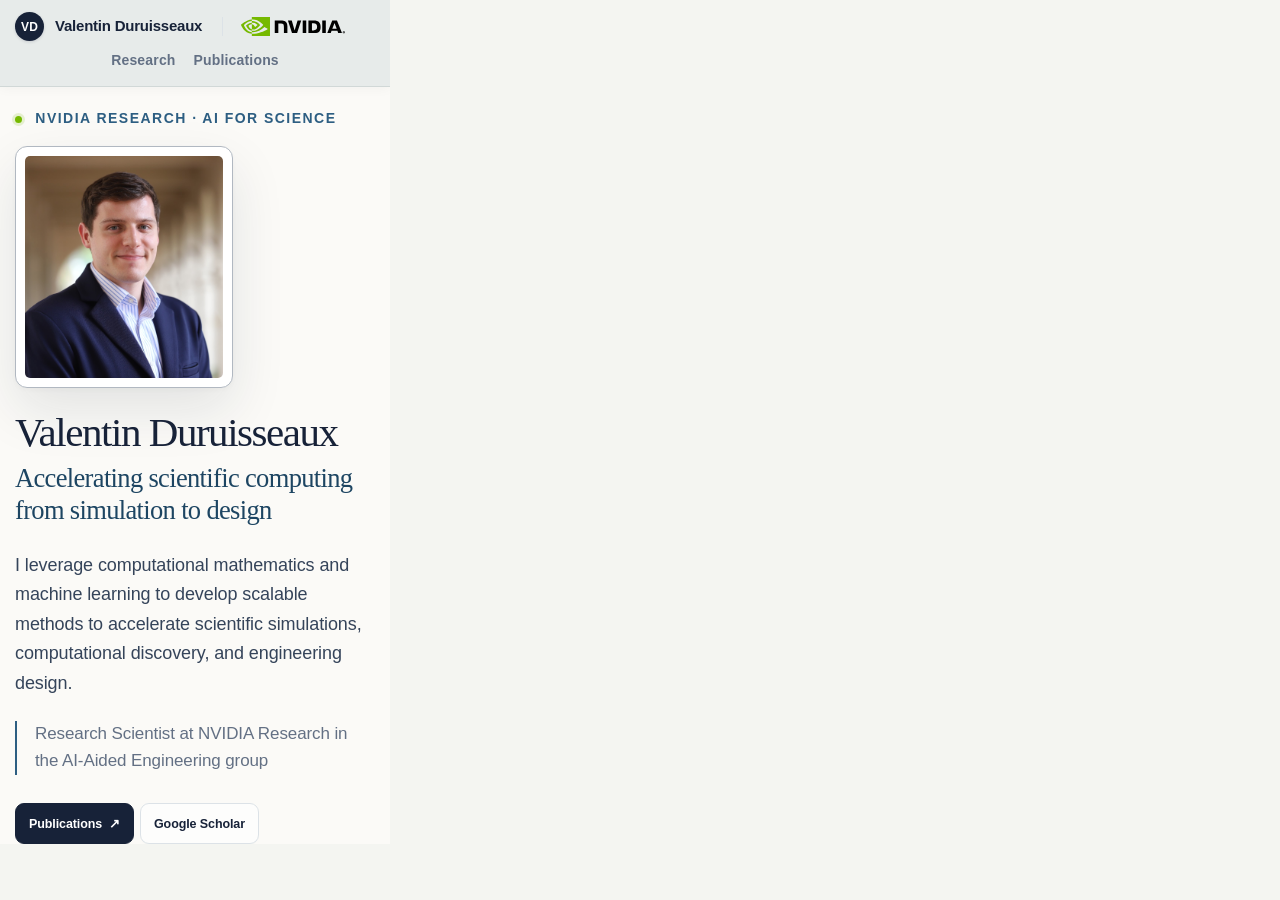
<file: scripts/mobile-home-preview.html>
<!doctype html>
<html lang="en">
<head>
  <meta charset="utf-8">
  <title>Home mobile preview</title>
  <style>
    html, body { width: 390px; height: 844px; margin: 0; overflow: hidden; background: #f4f5f1; }
    iframe { display: block; width: 390px; height: 844px; border: 0; }
  </style>
</head>
<body>
  <iframe src="../index.html" title="Mobile preview of the home page"></iframe>
</body>
</html>
</file>
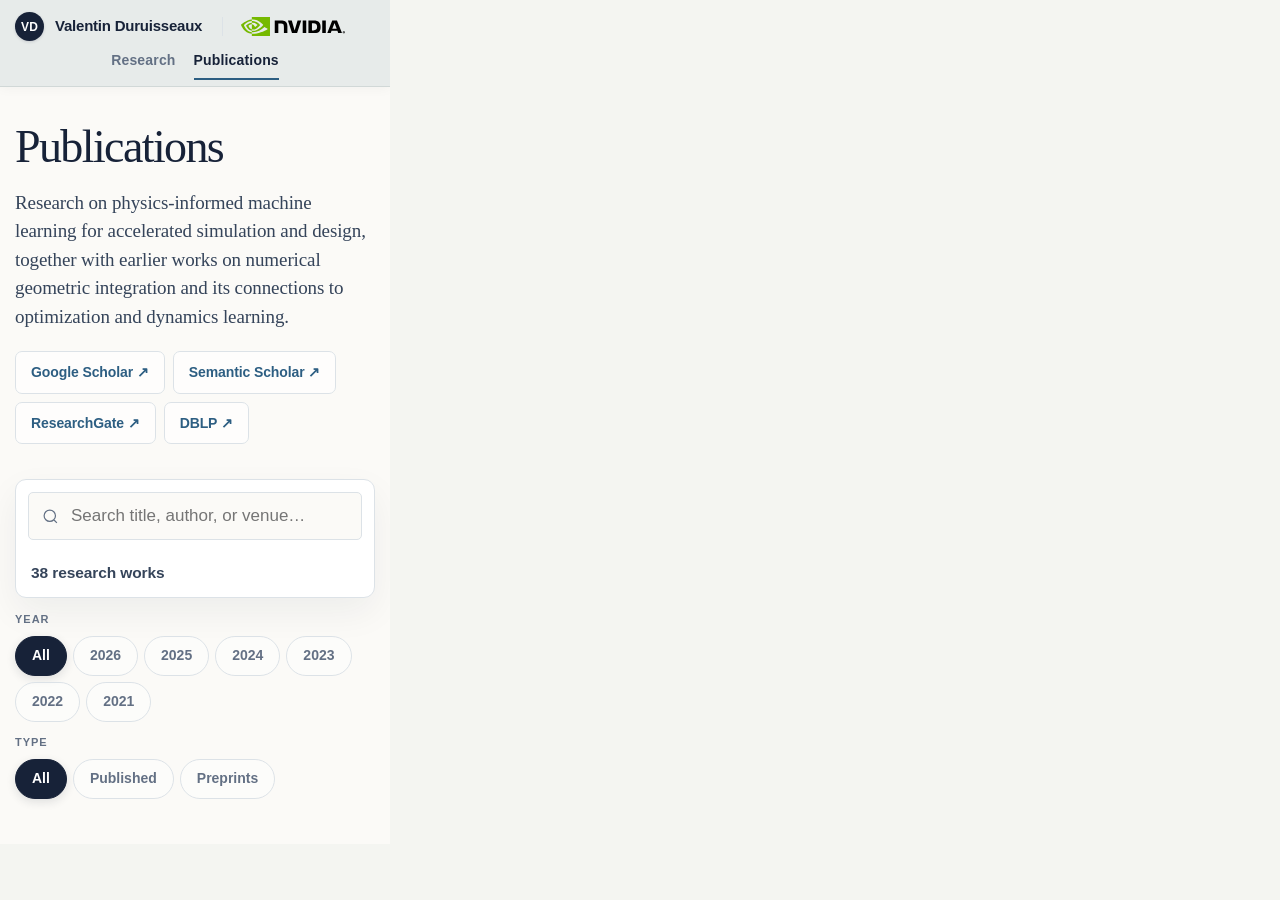
<file: scripts/mobile-publications-preview.html>
<!doctype html>
<html lang="en">
<head>
  <meta charset="utf-8">
  <title>Publications mobile preview</title>
  <style>
    html, body { width: 390px; height: 844px; margin: 0; overflow: hidden; background: #f4f5f1; }
    iframe { display: block; width: 390px; height: 844px; border: 0; }
  </style>
</head>
<body>
  <iframe src="../publications.html" title="Mobile preview of the publications page"></iframe>
</body>
</html>
</file>
<file: styles.css>
:root {
  --ink: #172238;
  --ink-soft: #35445a;
  --muted: #637084;
  --paper: #fbfaf7;
  --surface: #ffffff;
  --tint: #f1f4f6;
  --line: #dce2e7;
  --accent: #2d5e82;
  --accent-dark: #1d4562;
  --accent-soft: #dfebf2;
  --nvidia: #76b900;
  --display: "Iowan Old Style", "Palatino Linotype", Palatino, Charter, Georgia, serif;
  --sans: "Avenir Next", Avenir, Inter, ui-sans-serif, -apple-system, BlinkMacSystemFont, "Segoe UI", sans-serif;
  --max: 1160px;
  --publication-max: 1260px;
  --radius: 9px;
}

* { box-sizing: border-box; }
html { scroll-behavior: smooth; }
body {
  margin: 0;
  background: var(--paper);
  color: var(--ink);
  font-family: var(--sans);
  font-size: 17px;
  line-height: 1.62;
  letter-spacing: -.006em;
  -webkit-font-smoothing: antialiased;
}
::selection { background: var(--accent-soft); color: var(--ink); }
a { color: inherit; text-decoration-color: color-mix(in srgb, currentColor 42%, transparent); text-underline-offset: .2em; }
a:hover { text-decoration-color: currentColor; }
img { display: block; max-width: 100%; }
button, input { font: inherit; }
h1, h2, h3, p { margin-top: 0; }
h1, h2, h3 { text-wrap: balance; }
p { text-wrap: pretty; }
.shell { width: min(calc(100% - 48px), var(--max)); margin-inline: auto; }

:focus-visible { outline: 3px solid color-mix(in srgb, var(--accent) 32%, transparent); outline-offset: 3px; border-radius: 3px; }

.skip-link { position: fixed; top: 10px; left: 10px; z-index: 100; padding: 9px 13px; background: var(--ink); color: white; transform: translateY(-150%); }
.skip-link:focus { transform: translateY(0); }
.sr-only { position: absolute; width: 1px; height: 1px; padding: 0; margin: -1px; overflow: hidden; clip: rect(0,0,0,0); white-space: nowrap; border: 0; }

.site-header { position: sticky; top: 0; z-index: 20; background: color-mix(in srgb, #e6ebea 96%, transparent); border-bottom: 1px solid #d1d8d7; box-shadow: 0 1px 12px rgba(24,34,53,.045); backdrop-filter: blur(16px); }
.nav-wrap { min-height: 70px; display: flex; align-items: center; justify-content: space-between; gap: 28px; }
.wordmark { display: inline-flex; align-items: center; gap: 11px; font-size: 16px; font-weight: 700; letter-spacing: -.015em; text-decoration: none; }
.monogram { display: inline-grid; width: 31px; height: 31px; place-items: center; border-radius: 50%; background: var(--ink); color: white; font-family: var(--sans); font-size: 11px; font-weight: 800; letter-spacing: .015em; line-height: 1; box-shadow: 0 1px 3px rgba(23,34,56,.16); }
.nav-nvidia { width: 124px; max-height: 34px; margin-left: 9px; padding-left: 18px; border-left: 1px solid var(--line); object-fit: contain; }
.site-header nav { display: flex; width: clamp(260px, 20.5vw, 294px); align-items: center; justify-content: center; gap: clamp(26px, 3.2vw, 42px); margin-left: auto; }
.site-header nav a { position: relative; display: inline-flex; align-items: center; min-height: 70px; color: var(--muted); font-size: 17px; font-weight: 680; letter-spacing: .012em; text-decoration: none; transition: color .18s ease; }
.site-header nav a::after { position: absolute; right: 0; bottom: -1px; left: 0; height: 2px; background: var(--accent); content: ""; opacity: 0; transform: scaleX(.4); transition: opacity .18s ease, transform .18s ease; }
.site-header nav a:hover, .site-header nav a[aria-current="page"] { color: var(--ink); }
.site-header nav a:hover::after, .site-header nav a[aria-current="page"]::after { opacity: 1; transform: scaleX(1); }

.eyebrow { margin-bottom: 16px; color: var(--accent); font-size: 11px; font-weight: 750; letter-spacing: .12em; line-height: 1.35; text-transform: uppercase; }
.status-dot { display: inline-block; width: 7px; height: 7px; margin-right: 8px; border-radius: 50%; background: var(--nvidia); box-shadow: 0 0 0 3px color-mix(in srgb, var(--nvidia) 16%, transparent); }

.hero { display: grid; grid-template-columns: minmax(0, 1.5fr) minmax(250px, .48fr); align-items: center; gap: clamp(28px, 3vw, 40px); padding-top: clamp(24px, 3.6vw, 42px); padding-bottom: clamp(34px, 4.7vw, 56px); }
.hero-copy { min-width: 0; }
.hero-eyebrow { margin-bottom: 18px; font-size: 14px; letter-spacing: .105em; }
.hero h1 { margin: 0 0 10px; font-family: var(--display); font-size: clamp(42px, 5vw, 59px); font-weight: 500; letter-spacing: -.035em; line-height: 1.02; }
.hero-statement { max-width: 850px; margin: 0 0 25px; color: var(--accent-dark); font-family: var(--display); font-size: clamp(21px, 2.05vw, 26px); line-height: 1.18; letter-spacing: -.025em; }
.hero-summary { max-width: 850px; margin-bottom: 23px; color: var(--ink-soft); font-size: clamp(16.5px, 1.5vw, 18px); line-height: 1.64; text-wrap: wrap; }
.hero-summary-break { display: block; }
.hero-role { max-width: 740px; margin: 0 0 28px; padding-left: 18px; border-left: 2px solid var(--accent); color: var(--muted); font-size: 17px; line-height: 1.58; }
.hero-role a { color: var(--ink); font-weight: 650; }
.person-link { font-weight: inherit !important; text-decoration-line: underline !important; text-decoration-thickness: 1px; text-decoration-color: color-mix(in srgb, currentColor 46%, transparent) !important; text-underline-offset: .19em; }
.link-row { display: flex; flex-wrap: wrap; gap: 9px; }
.hero .link-row { flex-wrap: nowrap; gap: 6px; }
.button { display: inline-flex; align-items: center; justify-content: center; gap: 7px; min-height: 41px; padding: 7px 13px; border: 1px solid var(--line); border-radius: var(--radius); background: color-mix(in srgb, var(--surface) 58%, transparent); font-size: 12.5px; font-weight: 680; text-decoration: none; box-shadow: 0 1px 0 rgba(24,34,53,.02); transition: border-color .18s ease, background-color .18s ease, box-shadow .18s ease, transform .18s ease; }
.button:hover { border-color: color-mix(in srgb, var(--ink) 62%, var(--line)); background: var(--surface); box-shadow: 0 7px 18px rgba(24,34,53,.065); transform: translateY(-1px); }
.button-primary { border-color: var(--ink); background: var(--ink); color: white; }
.button-primary:hover { border-color: var(--accent-dark); background: var(--accent-dark); }
.portrait-wrap { width: min(100%, 330px); margin: 0; justify-self: end; }
.portrait-mobile { display: none; }
.portrait-frame { padding: 9px; border: 1px solid color-mix(in srgb, var(--line) 78%, var(--ink)); border-radius: 12px; background: var(--surface); box-shadow: 0 22px 54px rgba(23,34,56,.105), 0 2px 7px rgba(23,34,56,.035); }
.portrait-crop { overflow: hidden; border-radius: 5px; }
.portrait-frame img { width: 100%; height: 330px; object-fit: cover; object-position: center 27%; filter: saturate(.94) contrast(1.025); transform: scale(1.11); transform-origin: center 27%; }

.current-role { border-top: 3px solid var(--nvidia); border-bottom: 1px solid #d2dfc7; background: #edf4e8; box-shadow: inset 0 1px 0 rgba(255,255,255,.88); }
.current-role-inner { min-height: 142px; display: grid; grid-template-columns: 264px minmax(0,1fr) auto; align-items: center; gap: clamp(28px,4vw,58px); }
.current-role img { width: 246px; max-height: 72px; object-fit: contain; }
.current-role p { display: grid; margin: 0; }
.current-role strong { font-family: var(--display); font-size: 26px; letter-spacing: -.015em; }
.current-role span { color: var(--ink-soft); font-size: 17px; line-height: 1.5; }
.current-role a { padding: 11px 15px; border: 1px solid #c4d0b8; border-radius: 7px; color: var(--accent-dark); background: rgba(255,255,255,.24); font-size: 14px; font-weight: 750; text-decoration: none; transition: border-color .18s ease, background-color .18s ease; }
.current-role a:hover { border-color: var(--accent-dark); background: rgba(255,255,255,.78); }

.section { padding-block: clamp(74px, 8.5vw, 106px); }
.section-intro { display: grid; grid-template-columns: minmax(0,1fr); margin-bottom: clamp(40px, 5.5vw,62px); }
#research { padding-bottom: clamp(60px, 6.5vw, 82px); }
#research .section-intro { margin-bottom: clamp(28px, 3.5vw, 40px); }
.section-intro .eyebrow { margin-bottom: 10px; font-size: 14px; letter-spacing: .115em; }
.section h2 { max-width: 820px; margin: 0; font-family: var(--display); font-size: clamp(31px, 3.6vw, 43px); font-weight: 500; letter-spacing: -.027em; line-height: 1.16; }
#research-heading { font-size: clamp(28px, 3vw, 37px); }
.research-lead { margin-bottom: clamp(44px,5.5vw,62px); }
.research-statement { max-width: 1080px; margin: 0; color: var(--ink-soft); font-family: var(--display); font-size: clamp(18.5px,1.8vw,23px); line-height: 1.58; letter-spacing: -.008em; }
.research-grid-modern { display: grid; grid-template-columns: repeat(2,1fr); gap: 18px; }
.research-card-modern { position: relative; display: flex; flex-direction: column; overflow: hidden; padding: 33px 34px 34px; border: 1px solid var(--line); border-radius: 11px; background: linear-gradient(145deg, color-mix(in srgb, var(--surface) 92%, transparent), color-mix(in srgb, var(--accent-soft) 17%, var(--surface))); box-shadow: 0 10px 28px rgba(24,34,53,.035); transition: border-color .18s ease, background-color .18s ease, box-shadow .18s ease, transform .18s ease; }
.research-card-modern::before { position: absolute; top: 0; right: 0; left: 0; height: 3px; background: linear-gradient(90deg, var(--accent), color-mix(in srgb, var(--accent) 45%, var(--nvidia))); content: ""; opacity: .86; }
.research-card-modern:hover { border-color: color-mix(in srgb, var(--accent) 32%, var(--line)); background: color-mix(in srgb, var(--surface) 90%, transparent); box-shadow: 0 16px 34px rgba(24,34,53,.065); transform: translateY(-2px); }
.research-card-modern h3 { margin-bottom: 14px; font-family: var(--display); font-size: clamp(23px,2vw,28px); font-weight: 600; letter-spacing: -.02em; line-height: 1.22; }
.research-card-summary { margin: 0 0 10px; color: var(--muted); font-size: 16.5px; line-height: 1.5; }
.compact-points { display: grid; gap: 7px; margin: 0; padding: 0; list-style: none; }
.compact-points li { position: relative; padding-left: 16px; color: var(--muted); font-size: 16.5px; line-height: 1.5; }
.compact-points li::before { position: absolute; top: .72em; left: 0; width: 5px; height: 5px; border-radius: 50%; background: color-mix(in srgb, var(--accent) 78%, var(--nvidia)); content: ""; }
.card-papers { display: flex; flex-wrap: wrap; gap: 7px; margin-top: 24px; padding-top: 17px; border-top: 1px solid color-mix(in srgb, var(--line) 82%, transparent); }
.card-papers::before { width: 100%; margin-bottom: 2px; color: var(--muted); content: "Relevant papers"; font-size: 10.5px; font-weight: 800; letter-spacing: .095em; line-height: 1.3; text-transform: uppercase; }
.card-papers a { display: inline-flex; align-items: center; min-height: 29px; padding: 4px 9px; border: 1px solid color-mix(in srgb, var(--accent) 18%, var(--line)); border-radius: 999px; background: color-mix(in srgb, var(--accent-soft) 30%, transparent); color: var(--accent-dark); font-size: 12px; font-weight: 690; line-height: 1.25; text-decoration: none; transition: border-color .16s ease, background-color .16s ease; }
.card-papers a:hover { border-color: color-mix(in srgb, var(--accent) 58%, var(--line)); background: color-mix(in srgb, var(--accent-soft) 66%, transparent); }
.card-papers-rows { display: grid; }
.card-paper-line { display: flex; flex-wrap: wrap; gap: 7px; }
.card-papers-design { display: grid; grid-template-columns: repeat(3, max-content); gap: 7px 4px; justify-content: start; }
.card-papers-design::before { grid-column: 1 / -1; }

.timeline-list { border-top: 1px solid var(--line); }
.experience-section { padding-top: clamp(42px,4.5vw,54px); padding-bottom: clamp(48px,5vw,64px); border-top: 1px solid var(--line); background: var(--tint); }
.timeline-entry { display: grid; grid-template-columns: 155px minmax(0,1fr); gap: clamp(28px,5vw,66px); padding: 31px 18px 35px; margin-inline: -18px; border-bottom: 1px solid var(--line); border-radius: 8px; transition: background-color .18s ease; }
.timeline-entry:hover { background: color-mix(in srgb, var(--surface) 46%, transparent); }
.timeline-date { margin: 3px 0 0; color: var(--muted); font-family: var(--display); font-size: 19px; font-weight: 600; }
.timeline-type { margin-bottom: 7px; color: var(--accent) !important; font-size: 15px !important; font-weight: 750; letter-spacing: .075em; text-transform: uppercase; }
.timeline-type a { text-decoration: none; }
.timeline-type a:hover { text-decoration: underline; }
.timeline-entry h3 { margin-bottom: 7px; font-family: var(--display); font-size: clamp(25px,2.6vw,31px); font-weight: 600; letter-spacing: -.02em; line-height: 1.23; }
.timeline-entry .compact-points, .education-row .compact-points { max-width: 880px; }
.timeline-entry .compact-points li, .education-row .compact-points li { font-size: 17px; line-height: 1.52; }
.timeline-entry .compact-points a, .education-row .compact-points a { color: var(--ink); }
.timeline-entry .lab-link { font-weight: inherit; text-decoration-line: underline; text-decoration-thickness: 1px; text-underline-offset: .19em; }
.earlier-roles { display: grid; grid-template-columns: 175px 1fr 1fr; gap: clamp(24px,4vw,46px); margin-top: 24px; padding: 28px 20px 30px; border: 1px solid var(--line); border-radius: 9px; background: color-mix(in srgb, var(--surface) 34%, transparent); color: var(--muted); font-size: 16px; }
.earlier-roles p { margin: 0; color: var(--accent); font-size: 14px; font-weight: 800; letter-spacing: .075em; text-transform: uppercase; }
.earlier-roles span { line-height: 1.62; }
.earlier-roles strong { color: var(--ink); }
.earlier-roles strong a { text-decoration: none; }
.earlier-roles strong a:hover { text-decoration: underline; }
.internship-break { display: block; }
.education-section { padding-top: clamp(48px,5vw,64px); padding-bottom: clamp(38px,4.5vw,56px); border-top: 1px solid var(--line); background: var(--surface); }
.inline-link { color: var(--accent); font-size: 17px; font-weight: 760; }
.education-list-modern { border-top: 1px solid var(--line); }
.education-row { display: grid; grid-template-columns: 130px minmax(0,1fr) auto; gap: clamp(24px,4vw,48px); align-items: start; padding: 27px 16px 30px; margin-inline: -16px; border-bottom: 1px solid var(--line); border-radius: 8px; transition: background-color .18s ease; }
.education-row:hover { background: color-mix(in srgb, var(--tint) 42%, transparent); }
.education-row h3 { margin-bottom: 5px; font-family: var(--display); font-size: clamp(23px,2.3vw,28px); font-weight: 600; line-height: 1.25; letter-spacing: -.015em; }
.education-row > .inline-link { padding-top: 25px; white-space: nowrap; }
.education-note { margin: 8px 0 0; color: var(--muted); font-size: 17px; line-height: 1.52; }
#experience-heading, #education-heading { max-width: none; font-size: clamp(31px, 3vw, 39px); white-space: nowrap; }
#education-heading { font-size: clamp(29px, 2.6vw, 34px); }
.site-footer { padding-block: 29px; background: #101827; color: #c0c9d5; font-size: 16px; }
.footer-layout { display: flex; justify-content: space-between; gap: 20px; }
.footer-layout p { margin: 0; }
.footer-layout a { color: inherit; }

/* Publications */
.page-hero, .publication-section, .empty-state { width: min(calc(100% - 48px), var(--publication-max)); }
.page-hero { padding-top: clamp(42px,5.5vw,66px); padding-bottom: 52px; }
.page-hero h1 { margin: 0 0 18px; font-family: var(--display); font-size: clamp(46px,5.7vw,67px); font-weight: 500; letter-spacing: -.035em; line-height: 1.04; }
.page-summary { max-width: 980px; margin-bottom: 20px; color: var(--ink-soft); font-family: var(--display); font-size: clamp(21px,2.25vw,27px); line-height: 1.5; }
.publication-profile-links { display: flex; flex-wrap: wrap; gap: 8px; }
.publication-profile-links a { min-height: 42px; display: inline-flex; align-items: center; padding: 9px 15px; border: 1px solid var(--line); border-radius: 7px; color: var(--accent); background: color-mix(in srgb, var(--surface) 65%, transparent); font-size: 14px; font-weight: 700; text-decoration: none; transition: border-color .18s ease, background-color .18s ease, transform .18s ease; }
.publication-profile-links a:hover { border-color: var(--accent); background: var(--surface); transform: translateY(-1px); }
.publication-tools { display: grid; grid-template-columns: minmax(280px,1fr) auto; align-items: center; gap: 20px; margin-top: 35px; padding: 12px; border: 1px solid var(--line); border-radius: 11px; background: var(--surface); box-shadow: 0 14px 36px rgba(24,34,53,.06); }
.search-control { position: relative; display: flex; align-items: center; }
.search-control svg { position: absolute; left: 14px; width: 17px; fill: none; stroke: var(--muted); stroke-width: 1.7; }
.search-control input { width: 100%; min-height: 44px; padding: 9px 13px 9px 42px; border: 1px solid var(--line); border-radius: 5px; background: var(--paper); color: var(--ink); outline: none; }
.search-control input:focus { border-color: var(--accent); box-shadow: 0 0 0 3px var(--accent-soft); }
.result-count { margin: 0 8px 0 0; color: var(--ink-soft); font-size: 15.5px; font-weight: 650; white-space: nowrap; }
.publication-filters { display: grid; gap: 9px; margin-top: 13px; }
.filter-row { display: flex; flex-wrap: wrap; align-items: center; gap: 6px; }
.filter-label { width: 56px; color: var(--muted); font-size: 11px; font-weight: 800; letter-spacing: .09em; text-transform: uppercase; }
.filter-chip { min-height: 40px; padding: 6px 16px; border: 1px solid var(--line); border-radius: 999px; background: color-mix(in srgb, var(--surface) 34%, transparent); color: var(--muted); cursor: pointer; font-size: 14px; font-weight: 680; transition: border-color .16s ease, background-color .16s ease, color .16s ease; }
.filter-chip:hover { border-color: var(--accent); color: var(--ink); }
.filter-chip.active { border-color: var(--ink); background: var(--ink); color: white; box-shadow: 0 3px 10px rgba(24,34,53,.12); }
.publication-section { display: grid; grid-template-columns: 230px minmax(0,1fr); gap: clamp(40px,6vw,76px); padding-block: 52px; border-top: 1px solid var(--line); }
.publication-heading { position: sticky; top: 94px; align-self: start; }
.publication-heading > p { margin-bottom: 9px; color: var(--accent); font-size: 11px; font-weight: 750; letter-spacing: .1em; text-transform: uppercase; }
.publication-heading h2 { margin: 0; font-family: var(--display); font-size: 30px; font-weight: 600; letter-spacing: -.018em; line-height: 1.22; }
.publication-list { border-top: 1px solid var(--line); }
.publication { display: grid; grid-template-columns: minmax(0,1fr); padding: 25px 18px 28px; margin-inline: -18px; scroll-margin-top: 90px; border-bottom: 1px solid var(--line); border-radius: 8px; transition: background-color .18s ease; }
.publication:hover { background: color-mix(in srgb, var(--surface) 58%, transparent); }
.publication[hidden], .publication-section[hidden] { display: none; }
.publication h3 { max-width: 910px; margin-bottom: 8px; font-family: var(--display); font-size: clamp(21px,2vw,25px); font-weight: 600; line-height: 1.3; letter-spacing: -.018em; }
.publication h3 sup { font-size: .6em; }
.publication-thesis { margin-inline: 0; margin-bottom: 7px; padding: 25px 22px 28px; border: 1px solid #cbd5dd; border-radius: var(--radius); background: linear-gradient(135deg, var(--accent-soft), var(--surface)); }
.publication-kicker { margin-bottom: 7px; color: var(--accent); font-size: 10px; font-weight: 750; letter-spacing: .08em; text-transform: uppercase; }
.authors { margin-bottom: 6px; color: var(--ink-soft); font-size: 16px; font-weight: 500; line-height: 1.58; }
.authors strong { color: var(--ink); font-weight: 650; }
.author-note { display: inline-block; margin-left: .5em; color: var(--muted); font-size: 12px; font-weight: 400; white-space: nowrap; }
.venue-preprint { color: var(--muted); font-weight: 500; }
.venue { display: inline-block; margin-bottom: 12px; color: var(--muted); font-size: 15.5px; font-weight: 560; }
.venue-published, .venue-workshop { padding: 4px 8px; border-radius: 4px; font-weight: 650; }
.venue-published { background: var(--accent-soft); color: var(--accent-dark); }
.venue-workshop { background: #ece6d8; color: #66512b; }
.paper-links { display: flex; flex-wrap: wrap; gap: 14px; margin: 0; }
.paper-links a { color: var(--accent-dark); font-size: 15px; font-weight: 750; text-decoration-color: color-mix(in srgb, var(--accent) 32%, transparent); }
.abstract-details { max-width: 940px; margin-top: 15px; padding-top: 12px; border-top: 1px dashed var(--line); }
.abstract-details summary { width: max-content; color: var(--accent); cursor: pointer; font-size: 15px; font-weight: 750; list-style: none; }
.abstract-details summary::-webkit-details-marker { display: none; }
.abstract-details summary::after { content: "+"; display: inline-block; margin-left: 7px; }
.abstract-details[open] { margin-right: -10px; margin-left: -10px; padding: 12px 10px 11px; border-top-color: transparent; border-radius: 7px; background: color-mix(in srgb, var(--accent-soft) 36%, transparent); }
.abstract-details[open] summary::after { content: "−"; }
.abstract-details p { max-width: 900px; margin: 13px 0 3px; color: var(--ink-soft); font-size: 15.5px; line-height: 1.72; }
.abstract-source-link { display: inline-block; margin-top: 8px; color: var(--accent); font-size: 14.5px; font-weight: 750; }
.empty-state { padding-block: 82px; text-align: center; }
.empty-state h1, .empty-state h2 { font-family: var(--display); font-size: 34px; font-weight: 600; }
.empty-state p { color: var(--muted); }

.reveal { animation: rise-in .55s cubic-bezier(.2,.7,.2,1) both; }
.delay-1 { animation-delay: .07s; }
@keyframes rise-in { from { opacity: 0; transform: translateY(10px); } to { opacity: 1; transform: translateY(0); } }
@media (prefers-reduced-motion: reduce) { html { scroll-behavior: auto; } .reveal { animation: none; } }

@media (max-width: 900px) {
  .hero { grid-template-columns: minmax(0,1fr) 260px; gap: 42px; }
  .hero .link-row { flex-wrap: wrap; }
  .hero-summary-break { display: none; }
}

@media (min-width: 1050px) {
  .hero-statement { white-space: nowrap; }
  .phd-dynamics-line { width: max-content; white-space: nowrap; }
}

@media (max-width: 700px) {
  .shell { width: min(calc(100% - 30px), var(--max)); }
  .nav-wrap { min-height: 62px; align-items: flex-start; flex-direction: column; gap: 8px; padding-block: 12px; }
  .wordmark { width: 100%; flex-wrap: wrap; row-gap: 3px; font-size: 15px; }
  .monogram { width: 29px; height: 29px; font-size: 12px; }
  .site-header nav { width: 100%; flex: none; justify-content: center; gap: 18px; margin-right: 0; margin-left: 0; overflow-x: visible; padding-bottom: 2px; }
  .site-header nav a { flex: 0 0 auto; min-height: auto; font-size: 14px; }
  .site-header nav a::after { bottom: -8px; }
  .hero { grid-template-columns: 1fr; gap: 34px; padding-top: 22px; }
  .hero h1 { font-size: clamp(36px,10.5vw,48px); }
  .hero-statement { font-size: clamp(22px,6.8vw,29px); }
  .hero-summary { font-size: 18px; }
  .portrait-desktop { display: none; }
  .portrait-mobile { display: block; width: min(58vw,218px); justify-self: start; margin: 3px auto 24px 0; }
  .portrait-frame img { height: 222px; }
  .current-role-inner { grid-template-columns: 132px minmax(0,1fr); gap: 20px; padding-block: 24px; }
  .current-role img { width: 128px; }
  .current-role a { grid-column: 2; }
  .section { padding-block: 70px; }
  .experience-section { padding-top: 44px; padding-bottom: 44px; }
  .education-section { padding-top: 44px; padding-bottom: 36px; }
  .section-intro { grid-template-columns: 36px minmax(0,1fr); margin-bottom: 42px; }
  .section h2 { font-size: clamp(28px,7.8vw,36px); }
  .research-grid-modern { grid-template-columns: 1fr; }
  .research-card-modern { padding: 27px 24px 30px; }
  .card-papers-design { display: flex; gap: 7px; }
  .timeline-entry { grid-template-columns: 1fr; gap: 9px; margin-inline: 0; padding-inline: 0; }
  .timeline-date { margin: 0; }
  .earlier-roles { grid-template-columns: 1fr; gap: 10px; }
  .internship-break { display: none; }
  .education-row { grid-template-columns: 1fr; gap: 8px; margin-inline: 0; padding-inline: 0; }
  .education-row > .inline-link { padding-top: 4px; }
  #experience-heading, #education-heading { white-space: normal; }
  .footer-layout { align-items: flex-start; flex-direction: column; gap: 8px; }
  .page-hero, .publication-section, .empty-state { width: min(calc(100% - 30px), var(--publication-max)); }
  .page-hero { padding-top: 36px; }
  .page-summary { font-size: 19px; }
  .publication-tools { grid-template-columns: 1fr; }
  .result-count { margin-left: 3px; }
  .publication-filters { gap: 12px; }
  .filter-label { width: 100%; margin-bottom: 1px; }
  .publication-section { grid-template-columns: 1fr; gap: 24px; padding-block: 42px; }
  .publication-heading { position: static; }
  .publication { margin-inline: 0; padding-inline: 0; }
  .publication-thesis { padding: 22px 16px; }
}

@media print {
  .site-header, .publication-tools, .site-footer { display: none !important; }
  body { background: white; color: black; font-size: 11pt; }
  .shell { width: 100%; }
  .hero { padding: 1cm 0; }
  .section, .publication-section { padding: .7cm 0; }
  .publication-heading { position: static; }
  a { text-decoration: none; }
}
</file>
